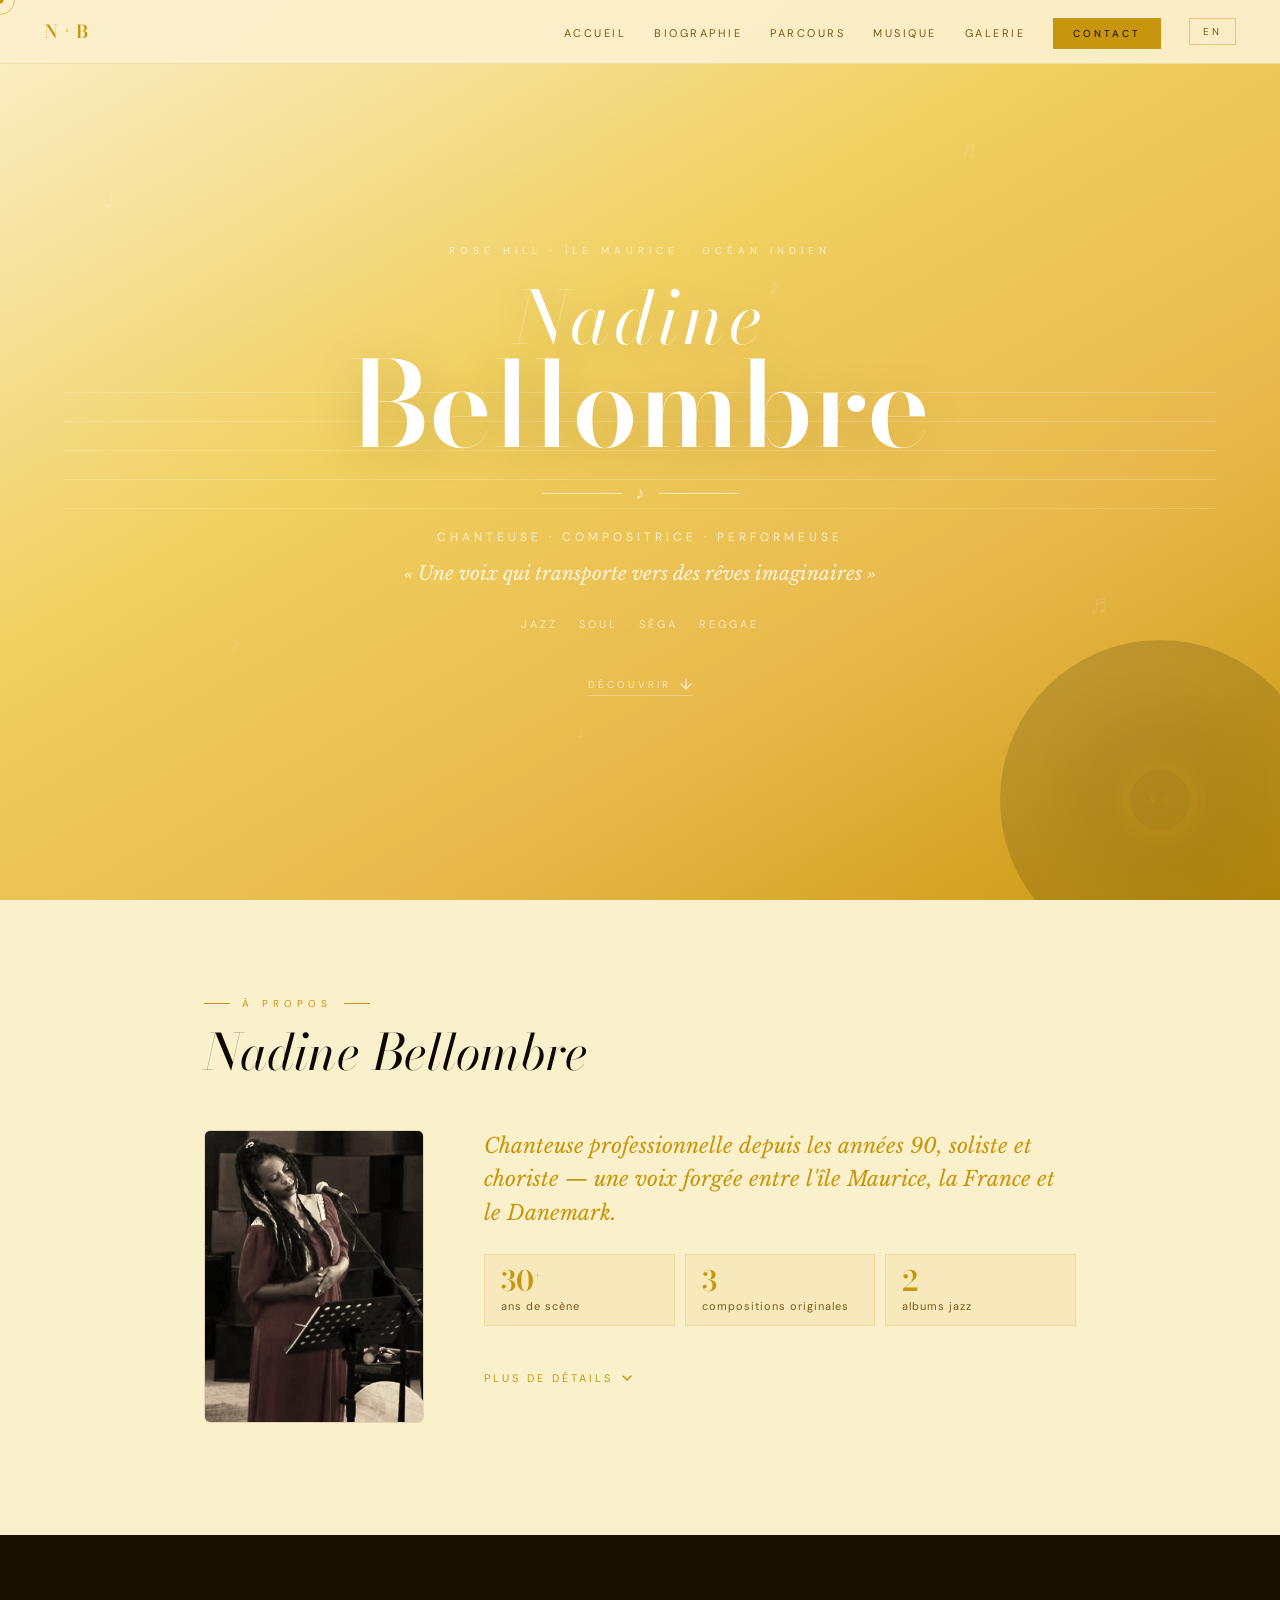
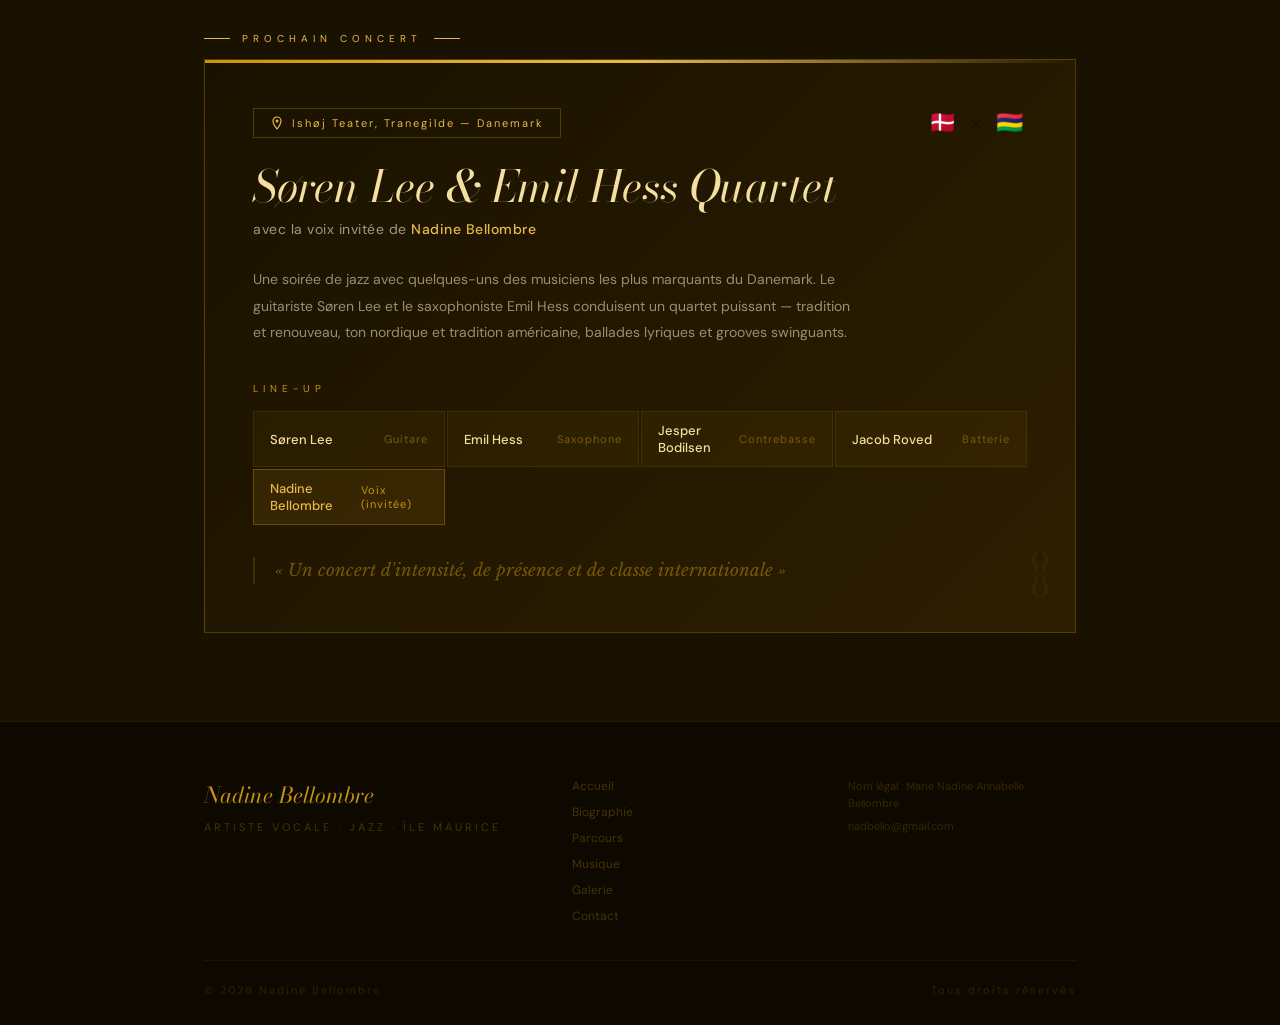
<file: index.html>
<!DOCTYPE html>
<html lang="fr">

<head>
  <meta charset="UTF-8">
  <meta name="viewport" content="width=device-width, initial-scale=1.0">
  <meta name="description"
    content="Nadine Bellombre — Artiste vocale jazz, Rose Hill, Île Maurice. Performance, composition, chant. Collaborations internationales.">
  <title>Nadine Bellombre — Artiste Vocale Jazz · Île Maurice</title>

  <link rel="preconnect" href="https://fonts.googleapis.com">
  <link rel="preconnect" href="https://fonts.gstatic.com" crossorigin>
  <link
    href="https://fonts.googleapis.com/css2?family=Bodoni+Moda:ital,wght@0,400;0,600;1,400;1,600&family=DM+Sans:wght@300;400;500&family=Libre+Baskerville:ital@1&display=swap"
    rel="stylesheet">

  <link rel="stylesheet" href="style.css">

</head>

<body>

  <!-- Custom cursor -->
  <div id="cur-dot"></div>
  <div id="cur-ring"></div>

  <!-- ══════════════════════════════════════
       NAVIGATION
  ══════════════════════════════════════ -->
  <nav id="navbar">
    <a href="#home" class="nav-logo">
      <span>N</span><span class="logo-sep">·</span><span>B</span>
    </a>

    <button class="hamburger" id="hamburger" aria-label="Menu">
      <span></span><span></span><span></span>
    </button>

    <ul class="nav-menu" id="navMenu">
      <li><a href="index.html" class="nav-a" data-fr="Accueil" data-en="Home">Accueil</a></li>
      <li><a href="biographie.html" class="nav-a" data-fr="Biographie" data-en="Biography">Biographie</a></li>
      <li><a href="parcours.html" class="nav-a" data-fr="Parcours" data-en="Journey">Parcours</a></li>
      <li><a href="musique.html" class="nav-a" data-fr="Musique" data-en="Music">Musique</a></li>
      <li><a href="galerie.html" class="nav-a" data-fr="Galerie" data-en="Gallery">Galerie</a></li>
      <li><a href="contact.html" class="nav-a nav-cta" data-fr="Contact" data-en="Contact">Contact</a></li>
      <li><button class="lang-toggle" id="langBtn">EN</button></li>
    </ul>
  </nav>

  <!-- ══════════════════════════════════════
       HERO
  ══════════════════════════════════════ -->
  <section id="home" class="hero">

    <!-- Jazz staff lines (decorative) -->
    <div class="staff-lines" aria-hidden="true">
      <div class="staff-line"></div>
      <div class="staff-line"></div>
      <div class="staff-line"></div>
      <div class="staff-line"></div>
      <div class="staff-line"></div>
    </div>

    <!-- Floating music notes -->
    <div class="notes-bg" aria-hidden="true">
      <span class="note n1">♩</span>
      <span class="note n2">♪</span>
      <span class="note n3">♫</span>
      <span class="note n4">♬</span>
      <span class="note n5">♩</span>
      <span class="note n6">♪</span>
    </div>

    <div class="hero-inner">
      <p class="hero-location" data-fr="Rose Hill · Île Maurice · Océan Indien"
        data-en="Rose Hill · Mauritius · Indian Ocean">Rose Hill · Île Maurice · Océan Indien</p>

      <h1 class="hero-name">
        <em class="name-first">Nadine</em>
        <span class="name-last">Bellombre</span>
      </h1>

      <div class="hero-rule">
        <span class="rule-line"></span>
        <span class="rule-note">♪</span>
        <span class="rule-line"></span>
      </div>

      <p class="hero-tagline" data-fr="Chanteuse · Compositrice · Performeuse" data-en="Singer · Composer · Performer">
        Chanteuse · Compositrice · Performeuse</p>

      <p class="hero-quote" data-fr="« Une voix qui transporte vers des rêves imaginaires »"
        data-en="« A voice that carries you into imaginary dreams »">
        « Une voix qui transporte vers des rêves imaginaires »
      </p>

      <div class="hero-genres">
        <span>Jazz</span><span class="dot-sep">·</span>
        <span>Soul</span><span class="dot-sep">·</span>
        <span>Séga</span><span class="dot-sep">·</span>
        <span>Reggae</span>
      </div>

      <a href="#about" class="hero-scroll-btn">
        <span data-fr="Découvrir" data-en="Discover">Découvrir</span>
        <svg width="14" height="14" viewBox="0 0 14 14">
          <path d="M7 2v10M2 7l5 5 5-5" stroke="currentColor" stroke-width="1.5" fill="none" stroke-linecap="round" />
        </svg>
      </a>
    </div>

    <!-- Vinyl record decoration -->
    <div class="vinyl" aria-hidden="true">
      <div class="vinyl-inner"></div>
      <div class="vinyl-label">
        <span> N.B </span>
      </div>
    </div>

  </section>

  <!-- ══════════════════════════════════════
       ABOUT / BIO
  ══════════════════════════════════════ -->
  <section id="about" class="section about-section">
    <div class="container">

      <div class="section-eyebrow" data-fr="À propos" data-en="About">À propos</div>
      <h2 class="section-h2">Nadine Bellombre</h2>

      <div class="about-layout">

        <!-- Left: photo -->
        <div class="about-left" data-aos>
          <img src="assets/IMG-20260407-WA0011.jpg" alt="Nadine Bellombre" class="bio-photo">
        </div>

        <!-- Right: bio text -->
        <div class="about-right">
          <p class="bio-lead"
            data-fr="Chanteuse professionnelle depuis les années 90, soliste et choriste — une voix forgée entre l'île Maurice, la France et le Danemark."
            data-en="Professional singer since the 90s, soloist and backing vocalist — a voice forged between Mauritius, France and Denmark.">
            Chanteuse professionnelle depuis les années 90, soliste et choriste — une voix forgée entre l'île Maurice,
            la France et le Danemark.
          </p>

          <div class="stat-pills stat-row">
            <div class="stat-pill">
              <span class="stat-num">30<sup>+</sup></span>
              <span class="stat-label" data-fr="ans de scène" data-en="years on stage">ans de scène</span>
            </div>
            <div class="stat-pill">
              <span class="stat-num">3</span>
              <span class="stat-label" data-fr="compositions originales" data-en="original compositions">compositions originales</span>
            </div>
            <div class="stat-pill">
              <span class="stat-num">2</span>
              <span class="stat-label" data-fr="albums jazz" data-en="jazz albums">albums jazz</span>
            </div>
          </div>

          <!-- La bio complète a été retirée pour la page d'accueil -->

          <a href="biographie.html" class="bio-btn" style="text-decoration:none; margin-top: 20px;">
            <span data-fr="Plus de détails" data-en="More details">Plus de détails</span>
            <svg class="bio-arrow" width="16" height="16" viewBox="0 0 16 16">
              <path d="M4 6l4 4 4-4" stroke="currentColor" stroke-width="1.5" fill="none" stroke-linecap="round" />
            </svg>
          </a>
        </div>

      </div>
    </div>
  </section>

  <!-- ══════════════════════════════════════
       CONCERT ANNOUNCEMENT (Denmark)
  ══════════════════════════════════════ -->
  <section id="concert" class="section concert-section">
    <div class="container">

      <div class="section-eyebrow" style="color:var(--gold-light)" data-fr="Prochain Concert"
        data-en="Upcoming Concert">Prochain Concert</div>

      <div class="concert-card">

        <!-- Concert header -->
        <div class="concert-header">
          <div class="concert-venue-badge">
            <svg width="14" height="14" viewBox="0 0 14 14">
              <path d="M7 1a4 4 0 0 1 4 4c0 3-4 8-4 8S3 8 3 5a4 4 0 0 1 4-4z" stroke="currentColor" stroke-width="1.2"
                fill="none" />
              <circle cx="7" cy="5" r="1.5" fill="currentColor" />
            </svg>
            <span data-fr="Ishøj Teater, Tranegilde — Danemark" data-en="Ishøj Teater, Tranegilde — Denmark">Ishøj
              Teater, Tranegilde — Danemark</span>
          </div>
          <div class="concert-flag">🇩🇰 × 🇲🇺</div>
        </div>

        <!-- Concert title -->
        <h2 class="concert-title">
          Søren Lee &amp; Emil Hess Quartet
        </h2>
        <p class="concert-featuring" data-fr="avec la voix invitée de Nadine Bellombre"
          data-en="featuring guest vocals by Nadine Bellombre">
          avec la voix invitée de <strong>Nadine Bellombre</strong>
        </p>

        <!-- Concert description -->
        <p class="concert-desc"
          data-fr="Une soirée de jazz avec quelques-uns des musiciens les plus marquants du Danemark. Le guitariste Søren Lee et le saxophoniste Emil Hess conduisent un quartet puissant — tradition et renouveau, ton nordique et tradition américaine, ballades lyriques et grooves swinguants."
          data-en="An evening of jazz featuring some of Denmark's most prominent musicians. Guitarist Søren Lee and saxophonist Emil Hess lead a strong quartet — tradition and innovation, Nordic tone and American jazz tradition, lyrical ballads and swinging grooves.">
          Une soirée de jazz avec quelques-uns des musiciens les plus marquants du Danemark. Le guitariste Søren Lee et
          le saxophoniste Emil Hess conduisent un quartet puissant — tradition et renouveau, ton nordique et tradition
          américaine, ballades lyriques et grooves swinguants.
        </p>

        <!-- Line-up -->
        <div class="lineup">
          <div class="lineup-title" data-fr="Line-up" data-en="Line-up">Line-up</div>
          <div class="lineup-grid">
            <div class="lineup-item">
              <span class="lineup-name">Søren Lee</span>
              <span class="lineup-role" data-fr="Guitare" data-en="Guitar">Guitare</span>
            </div>
            <div class="lineup-item">
              <span class="lineup-name">Emil Hess</span>
              <span class="lineup-role" data-fr="Saxophone" data-en="Saxophone">Saxophone</span>
            </div>
            <div class="lineup-item">
              <span class="lineup-name">Jesper Bodilsen</span>
              <span class="lineup-role" data-fr="Contrebasse" data-en="Bass">Contrebasse</span>
            </div>
            <div class="lineup-item">
              <span class="lineup-name">Jacob Roved</span>
              <span class="lineup-role" data-fr="Batterie" data-en="Drums">Batterie</span>
            </div>
            <div class="lineup-item lineup-item-star">
              <span class="lineup-name">Nadine Bellombre</span>
              <span class="lineup-role" data-fr="Voix (invitée)" data-en="Vocals (guest)">Voix (invitée)</span>
            </div>
          </div>
        </div>

        <!-- Concert footer quote -->
        <blockquote class="concert-quote" data-fr="« Un concert d'intensité, de présence et de classe internationale »"
          data-en="« A concert of intensity, presence, and international class »">
          « Un concert d'intensité, de présence et de classe internationale »
        </blockquote>

      </div>
    </div>
  </section>


  <!-- ══════════════════════════════════════
       FOOTER
  ══════════════════════════════════════ -->
  <footer class="footer">
    <div class="container">
      <div class="footer-inner">
        <div class="footer-brand">
          <div class="footer-logo">Nadine Bellombre</div>
          <p class="footer-sub" data-fr="Artiste Vocale · Jazz · Île Maurice" data-en="Vocal Artist · Jazz · Mauritius">
            Artiste Vocale · Jazz · Île Maurice</p>
        </div>
        <nav class="footer-nav">
          <a href="index.html" data-fr="Accueil" data-en="Home">Accueil</a>
          <a href="biographie.html" data-fr="Biographie" data-en="Biography">Biographie</a>
          <a href="parcours.html" data-fr="Parcours" data-en="Journey">Parcours</a>
          <a href="musique.html" data-fr="Musique" data-en="Music">Musique</a>
          <a href="galerie.html" data-fr="Galerie" data-en="Gallery">Galerie</a>
          <a href="contact.html" data-fr="Contact" data-en="Contact">Contact</a>
        </nav>
        <div class="footer-legal">
          <p data-fr="Nom légal : Marie Nadine Annabelle Bellombre"
            data-en="Legal name: Marie Nadine Annabelle Bellombre">Nom légal : Marie Nadine Annabelle Bellombre</p>
          <p>nadbello@gmail.com</p>
        </div>
      </div>
      <div class="footer-bottom">
        <p>© 2026 Nadine Bellombre</p>
        <p class="footer-note" data-fr="Tous droits réservés" data-en="All rights reserved">Tous droits réservés</p>
      </div>
    </div>
  </footer>

  <script src="script.js"></script>
</body>

</html>
</file>
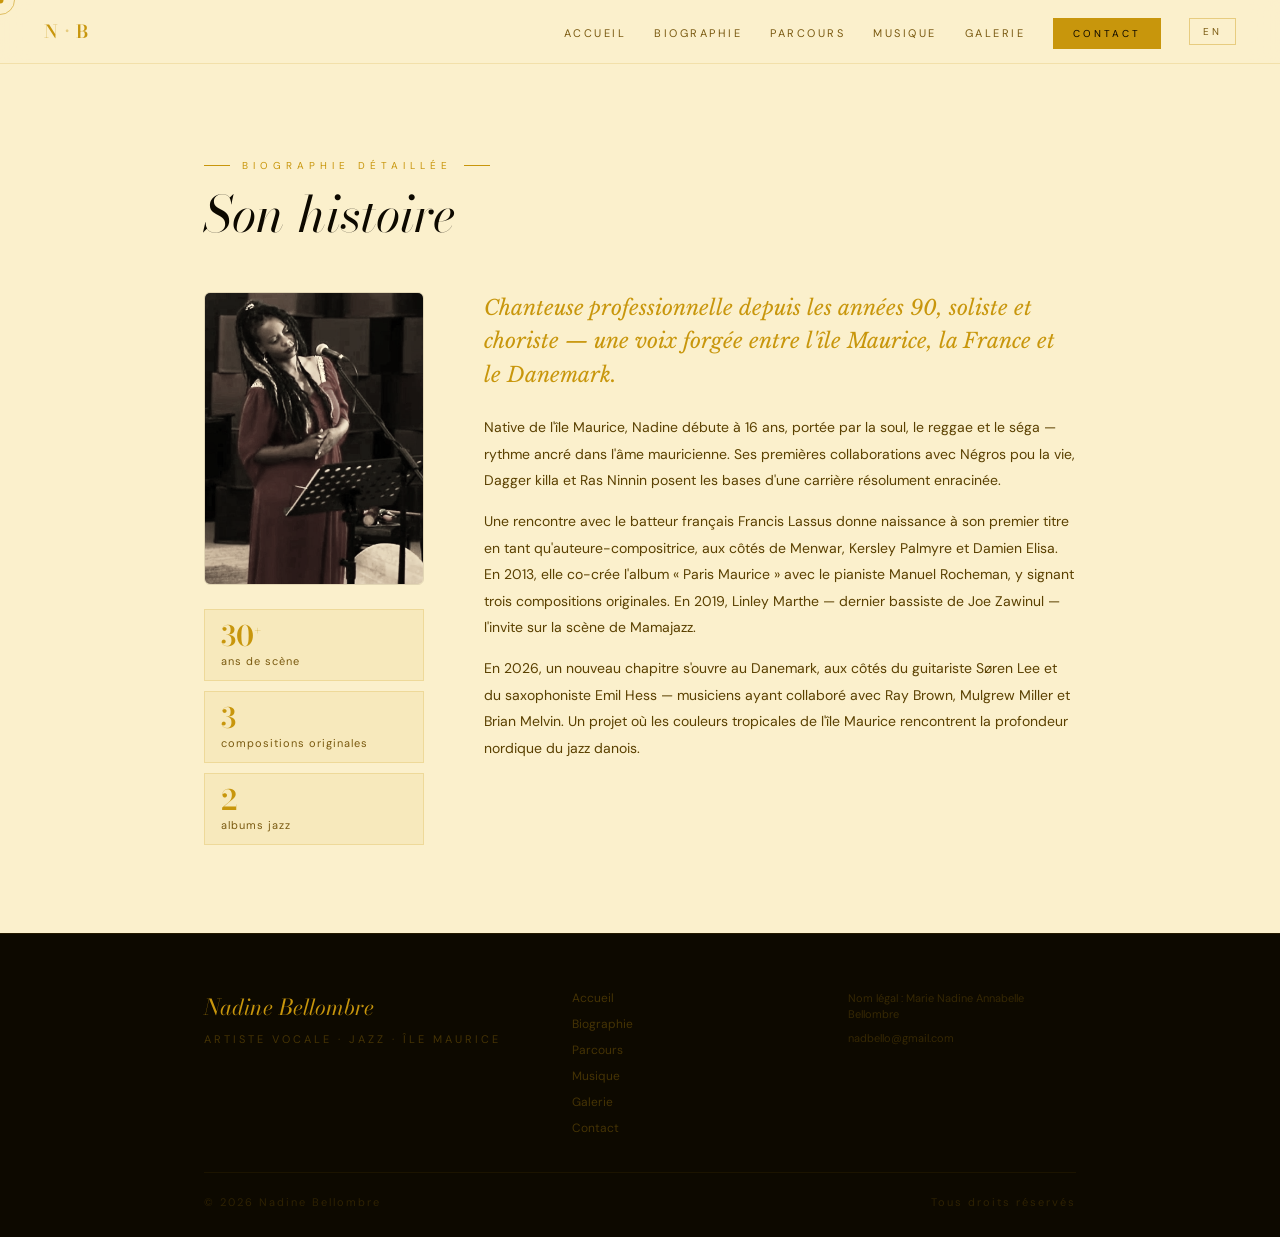
<file: biographie.html>
<!DOCTYPE html>
<html lang="fr">
<head>
  <meta charset="UTF-8">
  <meta name="viewport" content="width=device-width, initial-scale=1.0">
  <meta name="description" content="Nadine Bellombre — Artiste vocale jazz, Rose Hill, Île Maurice. Performance, composition, chant. Collaborations internationales.">
  <title>Biographie — Nadine Bellombre</title>
  <link rel="preconnect" href="https://fonts.googleapis.com">
  <link rel="preconnect" href="https://fonts.gstatic.com" crossorigin>
  <link href="https://fonts.googleapis.com/css2?family=Bodoni+Moda:ital,wght@0,400;0,600;1,400;1,600&family=DM+Sans:wght@300;400;500&family=Libre+Baskerville:ital@1&display=swap" rel="stylesheet">
  <link rel="stylesheet" href="style.css">
  <style>
    /* Sur la page dédiée, le texte est entièrement visible */
    .bio-body { max-height: none !important; margin-bottom: 40px; }
    .bio-btn { display: none !important; }
  </style>
</head>
<body>

  <!-- Custom cursor -->
  <div id="cur-dot"></div>
  <div id="cur-ring"></div>

  <!-- NAVIGATION -->
  <nav id="navbar">
    <a href="index.html" class="nav-logo">
      <span>N</span><span class="logo-sep">·</span><span>B</span>
    </a>
    <button class="hamburger" id="hamburger" aria-label="Menu">
      <span></span><span></span><span></span>
    </button>
    <ul class="nav-menu" id="navMenu">
      <li><a href="index.html" class="nav-a" data-fr="Accueil" data-en="Home">Accueil</a></li>
      <li><a href="biographie.html" class="nav-a" data-fr="Biographie" data-en="Biography">Biographie</a></li>
      <li><a href="parcours.html" class="nav-a" data-fr="Parcours" data-en="Journey">Parcours</a></li>
      <li><a href="musique.html" class="nav-a" data-fr="Musique" data-en="Music">Musique</a></li>
      <li><a href="galerie.html" class="nav-a" data-fr="Galerie" data-en="Gallery">Galerie</a></li>
      <li><a href="contact.html" class="nav-a nav-cta" data-fr="Contact" data-en="Contact">Contact</a></li>
      <li><button class="lang-toggle" id="langBtn">EN</button></li>
    </ul>
  </nav>

  <!-- BIOGRAPHY FULL -->
  <section id="about" class="section about-section" style="padding-top: 150px; min-height: 80vh;">
    <div class="container">

      <div class="section-eyebrow" data-fr="Biographie détaillée" data-en="Detailed Biography">Biographie détaillée</div>
      <h2 class="section-h2" data-fr="Son histoire" data-en="Her story">Son histoire</h2>

      <div class="about-layout">

        <div class="about-left" data-aos>
          <img src="assets/IMG-20260407-WA0011.jpg" alt="Nadine Bellombre" class="bio-photo">
          <div class="stat-pills">
            <div class="stat-pill">
              <span class="stat-num">30<sup>+</sup></span>
              <span class="stat-label" data-fr="ans de scène" data-en="years on stage">ans de scène</span>
            </div>
            <div class="stat-pill">
              <span class="stat-num">3</span>
              <span class="stat-label" data-fr="compositions originales" data-en="original compositions">compositions originales</span>
            </div>
            <div class="stat-pill">
              <span class="stat-num">2</span>
              <span class="stat-label" data-fr="albums jazz" data-en="jazz albums">albums jazz</span>
            </div>
          </div>
        </div>

        <div class="about-right" data-aos>
          <p class="bio-lead" data-fr="Chanteuse professionnelle depuis les années 90, soliste et choriste — une voix forgée entre l'île Maurice, la France et le Danemark." data-en="Professional singer since the 90s, soloist and backing vocalist — a voice forged between Mauritius, France and Denmark.">
            Chanteuse professionnelle depuis les années 90, soliste et choriste — une voix forgée entre l'île Maurice, la France et le Danemark.
          </p>

          <div class="bio-body">
            <p data-fr="Native de l'île Maurice, Nadine débute à 16 ans, portée par la soul, le reggae et le séga — rythme ancré dans l'âme mauricienne. Ses premières collaborations avec Négros pou la vie, Dagger killa et Ras Ninnin posent les bases d'une carrière résolument enracinée." data-en="Born in Mauritius, Nadine began at 16, carried by soul, reggae and séga — the rhythm rooted in the Mauritian soul. Her early collaborations with Négros pou la vie, Dagger killa and Ras Ninnin laid the foundations of a deeply rooted career.">
              Native de l'île Maurice, Nadine débute à 16 ans, portée par la soul, le reggae et le séga — rythme ancré dans l'âme mauricienne. Ses premières collaborations avec Négros pou la vie, Dagger killa et Ras Ninnin posent les bases d'une carrière résolument enracinée.
            </p>
            <p data-fr="Une rencontre avec le batteur français Francis Lassus donne naissance à son premier titre en tant qu'auteure-compositrice, aux côtés de Menwar, Kersley Palmyre et Damien Elisa. En 2013, elle co-crée l'album « Paris Maurice » avec le pianiste Manuel Rocheman, y signant trois compositions originales. En 2019, Linley Marthe — dernier bassiste de Joe Zawinul — l'invite sur la scène de Mamajazz." data-en="An encounter with French drummer Francis Lassus gave birth to her first original title as songwriter, alongside Menwar, Kersley Palmyre and Damien Elisa. In 2013, she co-created the album 'Paris Maurice' with pianist Manuel Rocheman, contributing three original compositions. In 2019, Linley Marthe — last bassist of Joe Zawinul — invited her to the Mamajazz stage.">
              Une rencontre avec le batteur français Francis Lassus donne naissance à son premier titre en tant qu'auteure-compositrice, aux côtés de Menwar, Kersley Palmyre et Damien Elisa. En 2013, elle co-crée l'album « Paris Maurice » avec le pianiste Manuel Rocheman, y signant trois compositions originales. En 2019, Linley Marthe — dernier bassiste de Joe Zawinul — l'invite sur la scène de Mamajazz.
            </p>
            <p data-fr="En 2026, un nouveau chapitre s'ouvre au Danemark, aux côtés du guitariste Søren Lee et du saxophoniste Emil Hess — musiciens ayant collaboré avec Ray Brown, Mulgrew Miller et Brian Melvin. Un projet où les couleurs tropicales de l'île Maurice rencontrent la profondeur nordique du jazz danois." data-en="In 2026, a new chapter opens in Denmark, alongside guitarist Søren Lee and saxophonist Emil Hess — musicians who have collaborated with Ray Brown, Mulgrew Miller and Brian Melvin. A project where the tropical colours of Mauritius meet the Nordic depth of Danish jazz.">
              En 2026, un nouveau chapitre s'ouvre au Danemark, aux côtés du guitariste Søren Lee et du saxophoniste Emil Hess — musiciens ayant collaboré avec Ray Brown, Mulgrew Miller et Brian Melvin. Un projet où les couleurs tropicales de l'île Maurice rencontrent la profondeur nordique du jazz danois.
            </p>
          </div>
        </div>

      </div>
    </div>
  </section>

  <!-- FOOTER -->
  <footer class="footer">
    <div class="container">
      <div class="footer-inner">
        <div class="footer-brand">
          <div class="footer-logo">Nadine Bellombre</div>
          <p class="footer-sub" data-fr="Artiste Vocale · Jazz · Île Maurice" data-en="Vocal Artist · Jazz · Mauritius">Artiste Vocale · Jazz · Île Maurice</p>
        </div>
        <nav class="footer-nav">
          <a href="index.html" data-fr="Accueil" data-en="Home">Accueil</a>
          <a href="biographie.html" data-fr="Biographie" data-en="Biography">Biographie</a>
          <a href="parcours.html" data-fr="Parcours" data-en="Journey">Parcours</a>
          <a href="musique.html" data-fr="Musique" data-en="Music">Musique</a>
          <a href="galerie.html" data-fr="Galerie" data-en="Gallery">Galerie</a>
          <a href="contact.html" data-fr="Contact" data-en="Contact">Contact</a>
        </nav>
        <div class="footer-legal">
          <p data-fr="Nom légal : Marie Nadine Annabelle Bellombre" data-en="Legal name: Marie Nadine Annabelle Bellombre">Nom légal : Marie Nadine Annabelle Bellombre</p>
          <p>nadbello@gmail.com</p>
        </div>
      </div>
      <div class="footer-bottom">
        <p>© 2026 Nadine Bellombre</p>
        <p class="footer-note" data-fr="Tous droits réservés" data-en="All rights reserved">Tous droits réservés</p>
      </div>
    </div>
  </footer>

  <script src="script.js"></script>
</body>
</html>
</file>
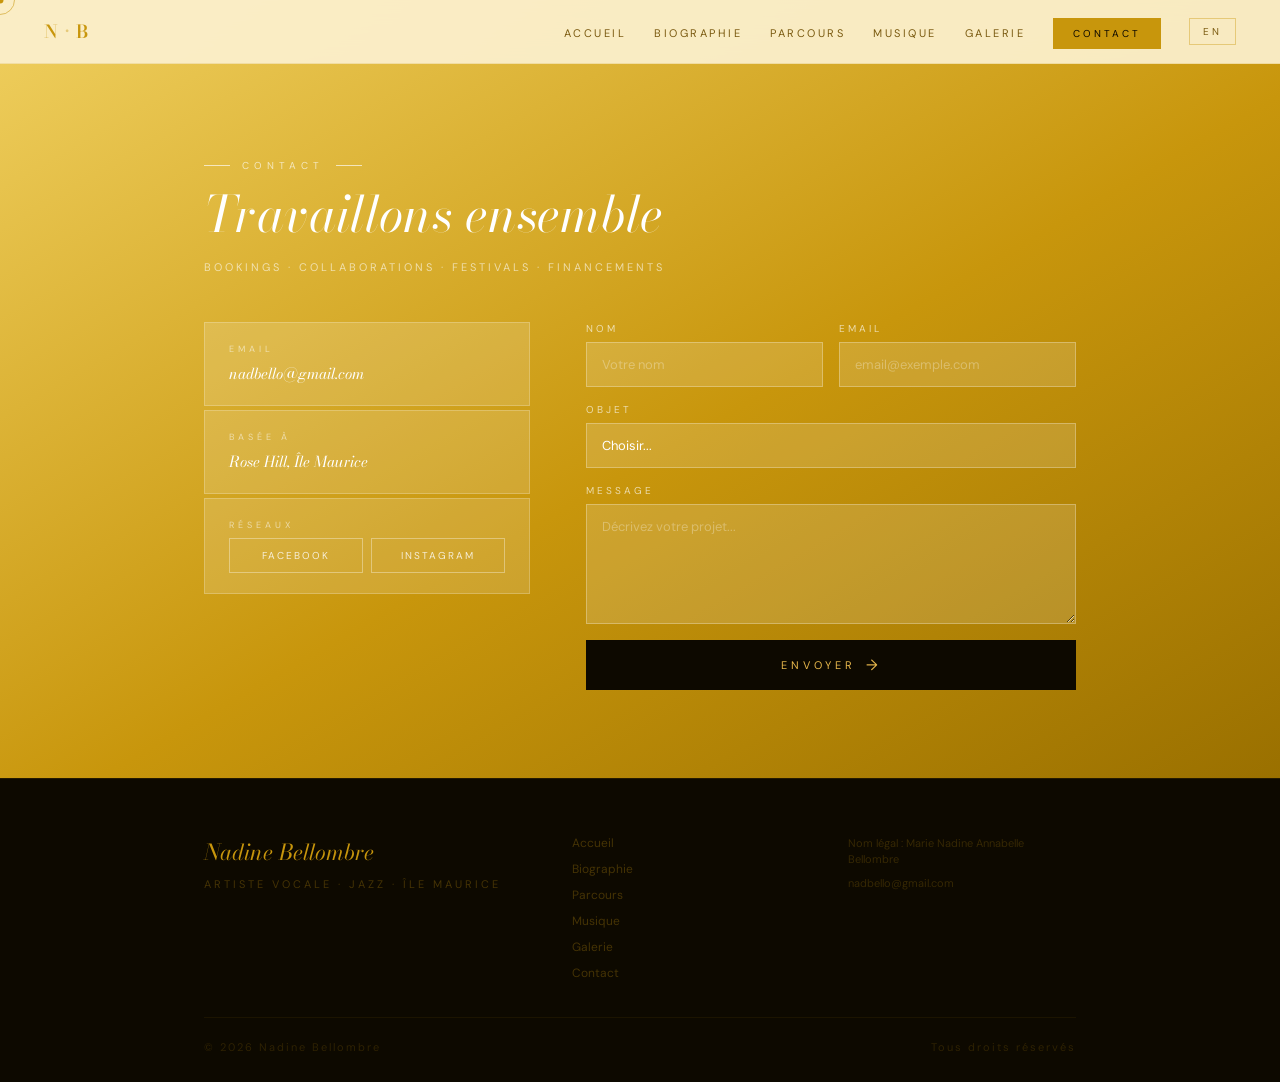
<file: contact.html>
<!DOCTYPE html>
<html lang="fr">

<head>
  <meta charset="UTF-8">
  <meta name="viewport" content="width=device-width, initial-scale=1.0">
  <meta name="description"
    content="Contactez Nadine Bellombre pour des projets, collaborations ou bookings de concerts de jazz.">
  <title>Contact — Nadine Bellombre</title>
  <link rel="preconnect" href="https://fonts.googleapis.com">
  <link rel="preconnect" href="https://fonts.gstatic.com" crossorigin>
  <link
    href="https://fonts.googleapis.com/css2?family=Bodoni+Moda:ital,wght@0,400;0,600;1,400;1,600&family=DM+Sans:wght@300;400;500&family=Libre+Baskerville:ital@1&display=swap"
    rel="stylesheet">
  <link rel="stylesheet" href="style.css">
  <style>
    .contact-section {
      padding-top: 150px;
      min-height: 80vh;
    }
  </style>
</head>

<body>

  <!-- Custom cursor -->
  <div id="cur-dot"></div>
  <div id="cur-ring"></div>

  <!-- NAVIGATION -->
  <nav id="navbar">
    <a href="index.html" class="nav-logo">
      <span>N</span><span class="logo-sep">·</span><span>B</span>
    </a>
    <button class="hamburger" id="hamburger" aria-label="Menu">
      <span></span><span></span><span></span>
    </button>
    <ul class="nav-menu" id="navMenu">
      <li><a href="index.html" class="nav-a" data-fr="Accueil" data-en="Home">Accueil</a></li>
      <li><a href="biographie.html" class="nav-a" data-fr="Biographie" data-en="Biography">Biographie</a></li>
      <li><a href="parcours.html" class="nav-a" data-fr="Parcours" data-en="Journey">Parcours</a></li>
      <li><a href="musique.html" class="nav-a" data-fr="Musique" data-en="Music">Musique</a></li>
      <li><a href="galerie.html" class="nav-a" data-fr="Galerie" data-en="Gallery">Galerie</a></li>
      <li><a href="contact.html" class="nav-a nav-cta" data-fr="Contact" data-en="Contact">Contact</a></li>
      <li><button class="lang-toggle" id="langBtn">EN</button></li>
    </ul>
  </nav>

  <!-- CONTACT SECTION -->
  <section id="contact" class="section contact-section">
    <div class="container">

      <div class="section-eyebrow" data-fr="Contact" data-en="Contact">Contact</div>
      <h2 class="section-h2 contact-h2" data-fr="Travaillons ensemble" data-en="Let's work together">Travaillons
        ensemble</h2>
      <p class="contact-sub" data-fr="Bookings · Collaborations · Festivals · Financements"
        data-en="Bookings · Collaborations · Festivals · Funding">Bookings · Collaborations · Festivals · Financements
      </p>

      <div class="contact-layout">

        <div class="contact-left">
          <div class="info-block">
            <div class="info-label" data-fr="Email" data-en="Email">Email</div>
            <div class="info-val">nadbello@gmail.com</div>
          </div>
          <div class="info-block">
            <div class="info-label" data-fr="Basée à" data-en="Based in">Basée à</div>
            <div class="info-val" data-fr="Rose Hill, Île Maurice" data-en="Rose Hill, Mauritius">Rose Hill, Île Maurice
            </div>
          </div>
          <div class="info-block">
            <div class="info-label" data-fr="Réseaux" data-en="Social">Réseaux</div>
            <div class="socials-row">
              <a href="https://web.facebook.com/bellombrenadine81" target="_blank" rel="noopener"
                class="soc-link">Facebook</a>
              <a href="https://www.instagram.com/bellombrenadine81" target="_blank" rel="noopener"
                class="soc-link">Instagram</a>
            </div>
          </div>
        </div>

        <form class="contact-form" id="contactForm" name="contact" netlify novalidate>

          <div class="form-row">
            <div class="form-field">
              <label for="fname" data-fr="Nom" data-en="Name">Nom</label>
              <input type="text" id="fname" name="name" placeholder="Votre nom" required>
              <span class="ferr" id="fnameErr" data-fr="Requis" data-en="Required">Requis</span>
            </div>
            <div class="form-field">
              <label for="femail" data-fr="Email" data-en="Email">Email</label>
              <input type="email" id="femail" name="email" placeholder="email@exemple.com" required>
              <span class="ferr" id="femailErr" data-fr="Email invalide" data-en="Invalid email">Email invalide</span>
            </div>
          </div>

          <div class="form-field">
            <label for="ftype" data-fr="Objet" data-en="Subject">Objet</label>
            <select id="ftype" name="type">
              <option value="" data-fr="Choisir..." data-en="Choose...">Choisir...</option>
              <option value="booking" data-fr="Booking / Concert" data-en="Booking / Concert">Booking / Concert</option>
              <option value="festival" data-fr="Festival" data-en="Festival">Festival</option>
              <option value="financement" data-fr="Financement artistique" data-en="Artistic funding">Financement
                artistique</option>
              <option value="collab" data-fr="Collaboration musicale" data-en="Musical collaboration">Collaboration
                musicale</option>
              <option value="presse" data-fr="Presse / Médias" data-en="Press / Media">Presse / Médias</option>
              <option value="autre" data-fr="Autre" data-en="Other">Autre</option>
            </select>
          </div>

          <div class="form-field">
            <label for="fmsg" data-fr="Message" data-en="Message">Message</label>
            <textarea id="fmsg" name="message" rows="5" placeholder="Décrivez votre projet..." required></textarea>
            <span class="ferr" id="fmsgErr" data-fr="Message requis" data-en="Message required">Message requis</span>
          </div>

          <button type="submit" class="form-submit" id="submitBtn">
            <span class="submit-label" data-fr="Envoyer" data-en="Send">Envoyer</span>
            <span class="submit-icon">→</span>
          </button>

          <div class="form-ok" id="formOk" data-fr="Message envoyé ! Nadine vous répond bientôt."
            data-en="Message sent! Nadine will get back to you soon.">
            Message envoyé ! Nadine vous répond bientôt.
          </div>

        </form>

      </div>
    </div>
  </section>

  <!-- FOOTER -->
  <footer class="footer">
    <div class="container">
      <div class="footer-inner">
        <div class="footer-brand">
          <div class="footer-logo">Nadine Bellombre</div>
          <p class="footer-sub" data-fr="Artiste Vocale · Jazz · Île Maurice" data-en="Vocal Artist · Jazz · Mauritius">
            Artiste Vocale · Jazz · Île Maurice</p>
        </div>
        <nav class="footer-nav">
          <a href="index.html" data-fr="Accueil" data-en="Home">Accueil</a>
          <a href="biographie.html" data-fr="Biographie" data-en="Biography">Biographie</a>
          <a href="parcours.html" data-fr="Parcours" data-en="Journey">Parcours</a>
          <a href="musique.html" data-fr="Musique" data-en="Music">Musique</a>
          <a href="galerie.html" data-fr="Galerie" data-en="Gallery">Galerie</a>
          <a href="contact.html" data-fr="Contact" data-en="Contact">Contact</a>
        </nav>
        <div class="footer-legal">
          <p data-fr="Nom légal : Marie Nadine Annabelle Bellombre"
            data-en="Legal name: Marie Nadine Annabelle Bellombre">Nom légal : Marie Nadine Annabelle Bellombre</p>
          <p>nadbello@gmail.com</p>
        </div>
      </div>
      <div class="footer-bottom">
        <p>© 2026 Nadine Bellombre</p>
        <p class="footer-note" data-fr="Tous droits réservés" data-en="All rights reserved">Tous droits réservés</p>
      </div>
    </div>
  </footer>

  <script src="script.js"></script>
</body>

</html>
</file>
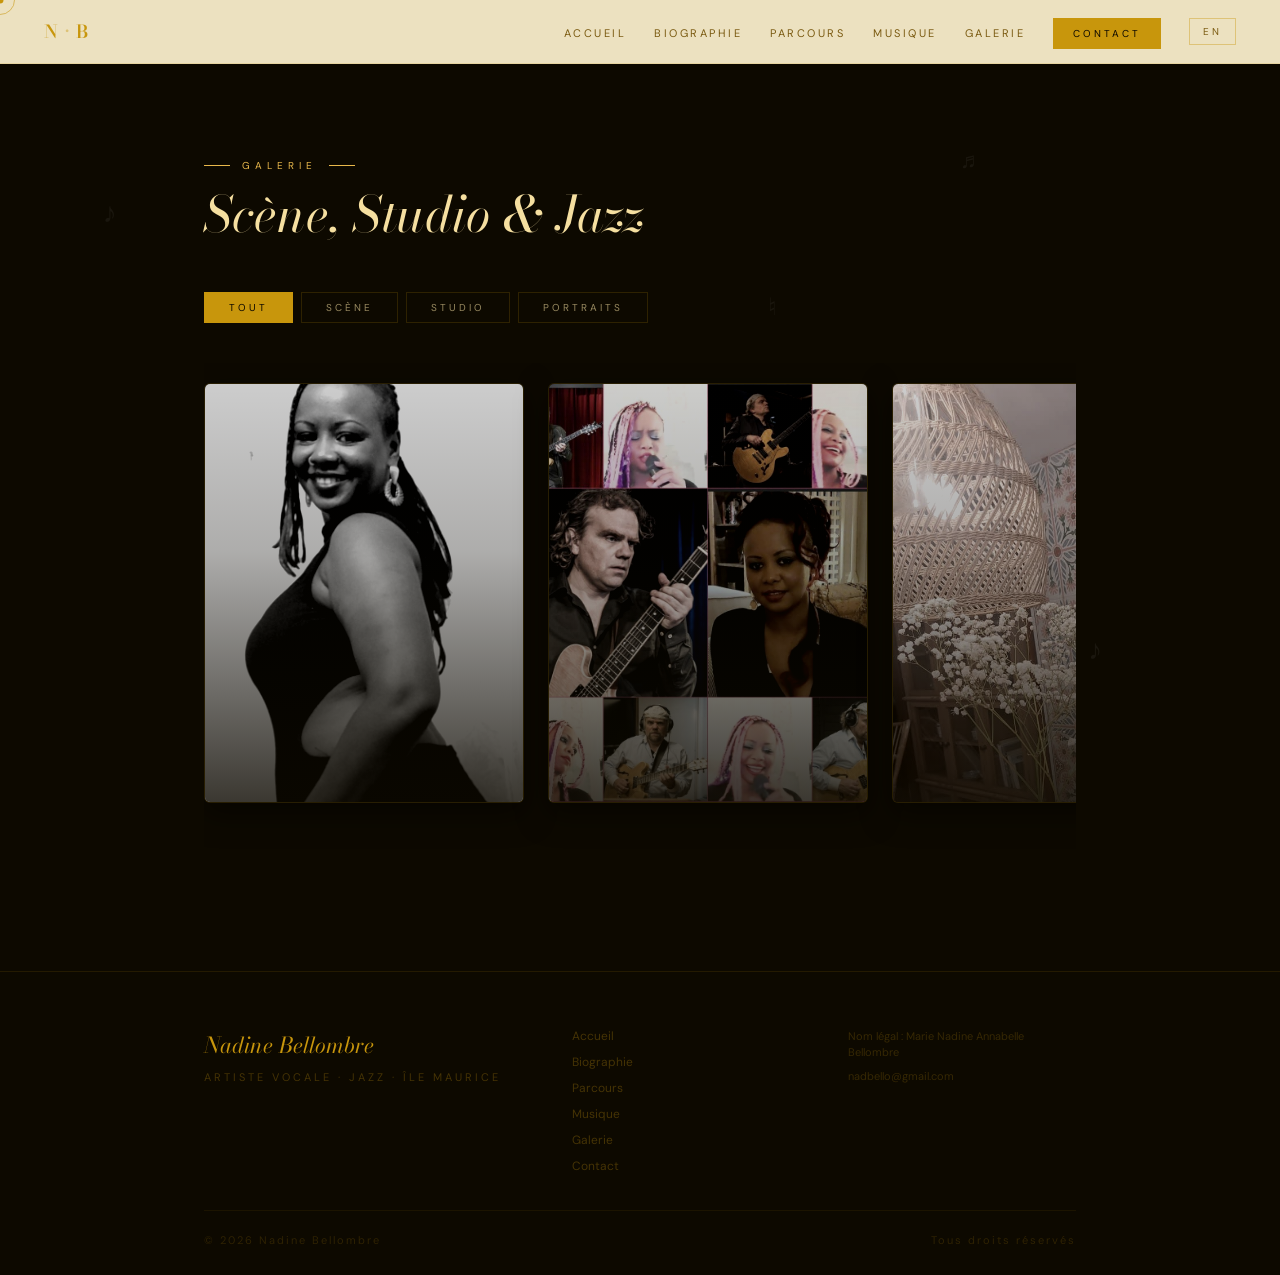
<file: galerie.html>
<!DOCTYPE html>
<html lang="fr">
<head>
  <meta charset="UTF-8">
  <meta name="viewport" content="width=device-width, initial-scale=1.0">
  <meta name="description" content="Découvrez les archives visuelles et photographiques de Nadine Bellombre en scène et en enregistrement studio.">
  <title>Galerie — Nadine Bellombre</title>
  <link rel="preconnect" href="https://fonts.googleapis.com">
  <link rel="preconnect" href="https://fonts.gstatic.com" crossorigin>
  <link href="https://fonts.googleapis.com/css2?family=Bodoni+Moda:ital,wght@0,400;0,600;1,400;1,600&family=DM+Sans:wght@300;400;500&family=Libre+Baskerville:ital@1&display=swap" rel="stylesheet">
  <link rel="stylesheet" href="style.css">
  <style>
    .gallery-section { padding-top: 150px; min-height: 100vh; }
  </style>
</head>
<body>

  <!-- Custom cursor -->
  <div id="cur-dot"></div>
  <div id="cur-ring"></div>

  <!-- NAVIGATION -->
  <nav id="navbar">
    <a href="index.html" class="nav-logo">
      <span>N</span><span class="logo-sep">·</span><span>B</span>
    </a>
    <button class="hamburger" id="hamburger" aria-label="Menu">
      <span></span><span></span><span></span>
    </button>
    <ul class="nav-menu" id="navMenu">
      <li><a href="index.html" class="nav-a" data-fr="Accueil" data-en="Home">Accueil</a></li>
      <li><a href="biographie.html" class="nav-a" data-fr="Biographie" data-en="Biography">Biographie</a></li>
      <li><a href="parcours.html" class="nav-a" data-fr="Parcours" data-en="Journey">Parcours</a></li>
      <li><a href="musique.html" class="nav-a" data-fr="Musique" data-en="Music">Musique</a></li>
      <li><a href="galerie.html" class="nav-a" data-fr="Galerie" data-en="Gallery">Galerie</a></li>
      <li><a href="contact.html" class="nav-a nav-cta" data-fr="Contact" data-en="Contact">Contact</a></li>
      <li><button class="lang-toggle" id="langBtn">EN</button></li>
    </ul>
  </nav>

  <!-- GALLERY -->
  <section id="gallery" class="section gallery-section" style="position: relative; overflow: hidden;">
    
    <!-- Décorations Musicales Jazz -->
    <div class="notes-bg">
      <span class="note n1">♪</span>
      <span class="note n2">♫</span>
      <span class="note n3">♬</span>
      <span class="note n4">♪</span>
      <span class="note n5">♭</span>
      <span class="note n6">♮</span>
    </div>

    <div class="container" style="position: relative; z-index: 2; padding-bottom: 20px;">

      <div class="section-eyebrow" data-fr="Galerie" data-en="Gallery">Galerie</div>
      <h2 class="section-h2" data-fr="Scène, Studio & Jazz" data-en="Stage, Studio & Jazz">Scène, Studio & Jazz</h2>

      <div class="gallery-filters" data-aos>
        <button class="gf-btn active" data-cat="all" data-fr="Tout" data-en="All">Tout</button>
        <button class="gf-btn" data-cat="scene" data-fr="Scène" data-en="Stage">Scène</button>
        <button class="gf-btn" data-cat="studio" data-fr="Studio" data-en="Studio">Studio</button>
        <button class="gf-btn" data-cat="portrait" data-fr="Portraits" data-en="Portraits">Portraits</button>
      </div>

      <div class="gallery-carousel" id="galleryGrid">

        <!-- PORTRAIT -->
        <div class="gm-item" data-cat="portrait" data-aos>
          <img src="assets/20240308_185658.jpg" alt="Portrait">
          <div class="gm-overlay"></div>
          <div class="gm-hover">
            <span class="gm-tag" data-fr="Portrait" data-en="Portrait">Portrait</span>
            <h3 class="gm-title" data-fr="Shooting Noir & Blanc" data-en="B&W Shooting">Shooting Noir & Blanc</h3>
          </div>
        </div>

        <div class="gm-item" data-cat="portrait" data-aos>
          <img src="assets/IMG-20230919-WA0103.jpg" alt="Portrait">
          <div class="gm-overlay"></div>
          <div class="gm-hover">
            <span class="gm-tag" data-fr="Portrait" data-en="Portrait">Portrait</span>
            <h3 class="gm-title" data-fr="Naturel" data-en="Natural">Naturel</h3>
          </div>
        </div>

        <div class="gm-item gm-large" data-cat="portrait" data-aos>
          <img src="assets/IMG-20240305-WA0019.jpg" alt="Portrait Studio">
          <div class="gm-overlay"></div>
          <div class="gm-hover">
            <span class="gm-tag" data-fr="Portrait" data-en="Portrait">Portrait</span>
            <h3 class="gm-title" data-fr="Séance Photo" data-en="Photoshoot">Séance Photo</h3>
          </div>
        </div>

        <!-- SCÈNE -->
        <div class="gm-item gm-large" data-cat="scene" data-aos>
          <img src="assets/2024-08-09 11.24.19.jpg" alt="Live sur scène">
          <div class="gm-overlay"></div>
          <div class="gm-hover">
            <span class="gm-tag" data-fr="Scène" data-en="Stage">Scène</span>
            <h3 class="gm-title" data-fr="Live avec lumière bleue" data-en="Live in Blue Light">Live avec lumière bleue</h3>
          </div>
        </div>

        <div class="gm-item gm-wide" data-cat="scene" data-aos>
          <img src="assets/20221226_185150.jpg" alt="Concert Live">
          <div class="gm-overlay"></div>
          <div class="gm-hover">
            <span class="gm-tag" data-fr="Performance" data-en="Performance">Performance</span>
            <h3 class="gm-title" data-fr="Concert" data-en="Concert">Concert</h3>
          </div>
        </div>

        <div class="gm-item" data-cat="scene" data-aos>
          <img src="assets/FB_IMG_1642977544996.jpg" alt="Performance Live">
          <div class="gm-overlay"></div>
          <div class="gm-hover">
            <span class="gm-tag" data-fr="Duo" data-en="Duet">Duo</span>
            <h3 class="gm-title" data-fr="Scène à deux" data-en="Stage for Two">Scène à deux</h3>
          </div>
        </div>

        <div class="gm-item gm-wide" data-cat="scene" data-aos>
          <img src="assets/FB_IMG_1642977646361.jpg" alt="Avec le groupe">
          <div class="gm-overlay"></div>
          <div class="gm-hover">
            <span class="gm-tag" data-fr="Groupe" data-en="Band">Groupe</span>
            <h3 class="gm-title" data-fr="Le Collectif" data-en="The Collective">Le Collectif</h3>
          </div>
        </div>

        <div class="gm-item" data-cat="scene" data-aos>
          <img src="assets/IMG_20260403_121529.jpg" alt="Scène en rose">
          <div class="gm-overlay"></div>
          <div class="gm-hover">
            <span class="gm-tag" data-fr="Concert" data-en="Concert">Concert</span>
            <h3 class="gm-title" data-fr="Énergie" data-en="Energy">Énergie</h3>
          </div>
        </div>

        <!-- STUDIO -->
        <div class="gm-item" data-cat="studio" data-aos>
          <img src="assets/2022-04-09 19.57.25.jpg" alt="Session Studio">
          <div class="gm-overlay"></div>
          <div class="gm-hover">
            <span class="gm-tag" data-fr="Studio" data-en="Studio">Studio</span>
            <h3 class="gm-title" data-fr="Répétition" data-en="Rehearsal">Répétition</h3>
          </div>
        </div>

        <div class="gm-item gm-wide" data-cat="studio" data-aos>
          <img src="assets/20221226_185031.jpg" alt="Enregistrement Live">
          <div class="gm-overlay"></div>
          <div class="gm-hover">
            <span class="gm-tag" data-fr="Enregistrement" data-en="Recording">Enregistrement</span>
            <h3 class="gm-title" data-fr="Projet Studio" data-en="Studio Project">Projet Studio</h3>
          </div>
        </div>

        <div class="gm-item gm-large" data-cat="studio" data-aos>
          <img src="assets/IMG_20260403_121311.jpg" alt="Projets Musicaux">
          <div class="gm-overlay"></div>
          <div class="gm-hover">
            <span class="gm-tag" data-fr="Création" data-en="Creation">Création</span>
            <h3 class="gm-title" data-fr="Moments Studio" data-en="Studio Moments">Moments Studio</h3>
          </div>
        </div>

      </div>

    </div>
  </section>

  <!-- FOOTER -->
  <footer class="footer">
    <div class="container">
      <div class="footer-inner">
        <div class="footer-brand">
          <div class="footer-logo">Nadine Bellombre</div>
          <p class="footer-sub" data-fr="Artiste Vocale · Jazz · Île Maurice" data-en="Vocal Artist · Jazz · Mauritius">Artiste Vocale · Jazz · Île Maurice</p>
        </div>
        <nav class="footer-nav">
          <a href="index.html" data-fr="Accueil" data-en="Home">Accueil</a>
          <a href="biographie.html" data-fr="Biographie" data-en="Biography">Biographie</a>
          <a href="parcours.html" data-fr="Parcours" data-en="Journey">Parcours</a>
          <a href="musique.html" data-fr="Musique" data-en="Music">Musique</a>
          <a href="galerie.html" data-fr="Galerie" data-en="Gallery">Galerie</a>
          <a href="contact.html" data-fr="Contact" data-en="Contact">Contact</a>
        </nav>
        <div class="footer-legal">
          <p data-fr="Nom légal : Marie Nadine Annabelle Bellombre" data-en="Legal name: Marie Nadine Annabelle Bellombre">Nom légal : Marie Nadine Annabelle Bellombre</p>
          <p>nadbello@gmail.com</p>
        </div>
      </div>
      <div class="footer-bottom">
        <p>© 2026 Nadine Bellombre</p>
        <p class="footer-note" data-fr="Tous droits réservés" data-en="All rights reserved">Tous droits réservés</p>
      </div>
    </div>
  </footer>

  <script src="script.js"></script>
</body>
</html>
</file>
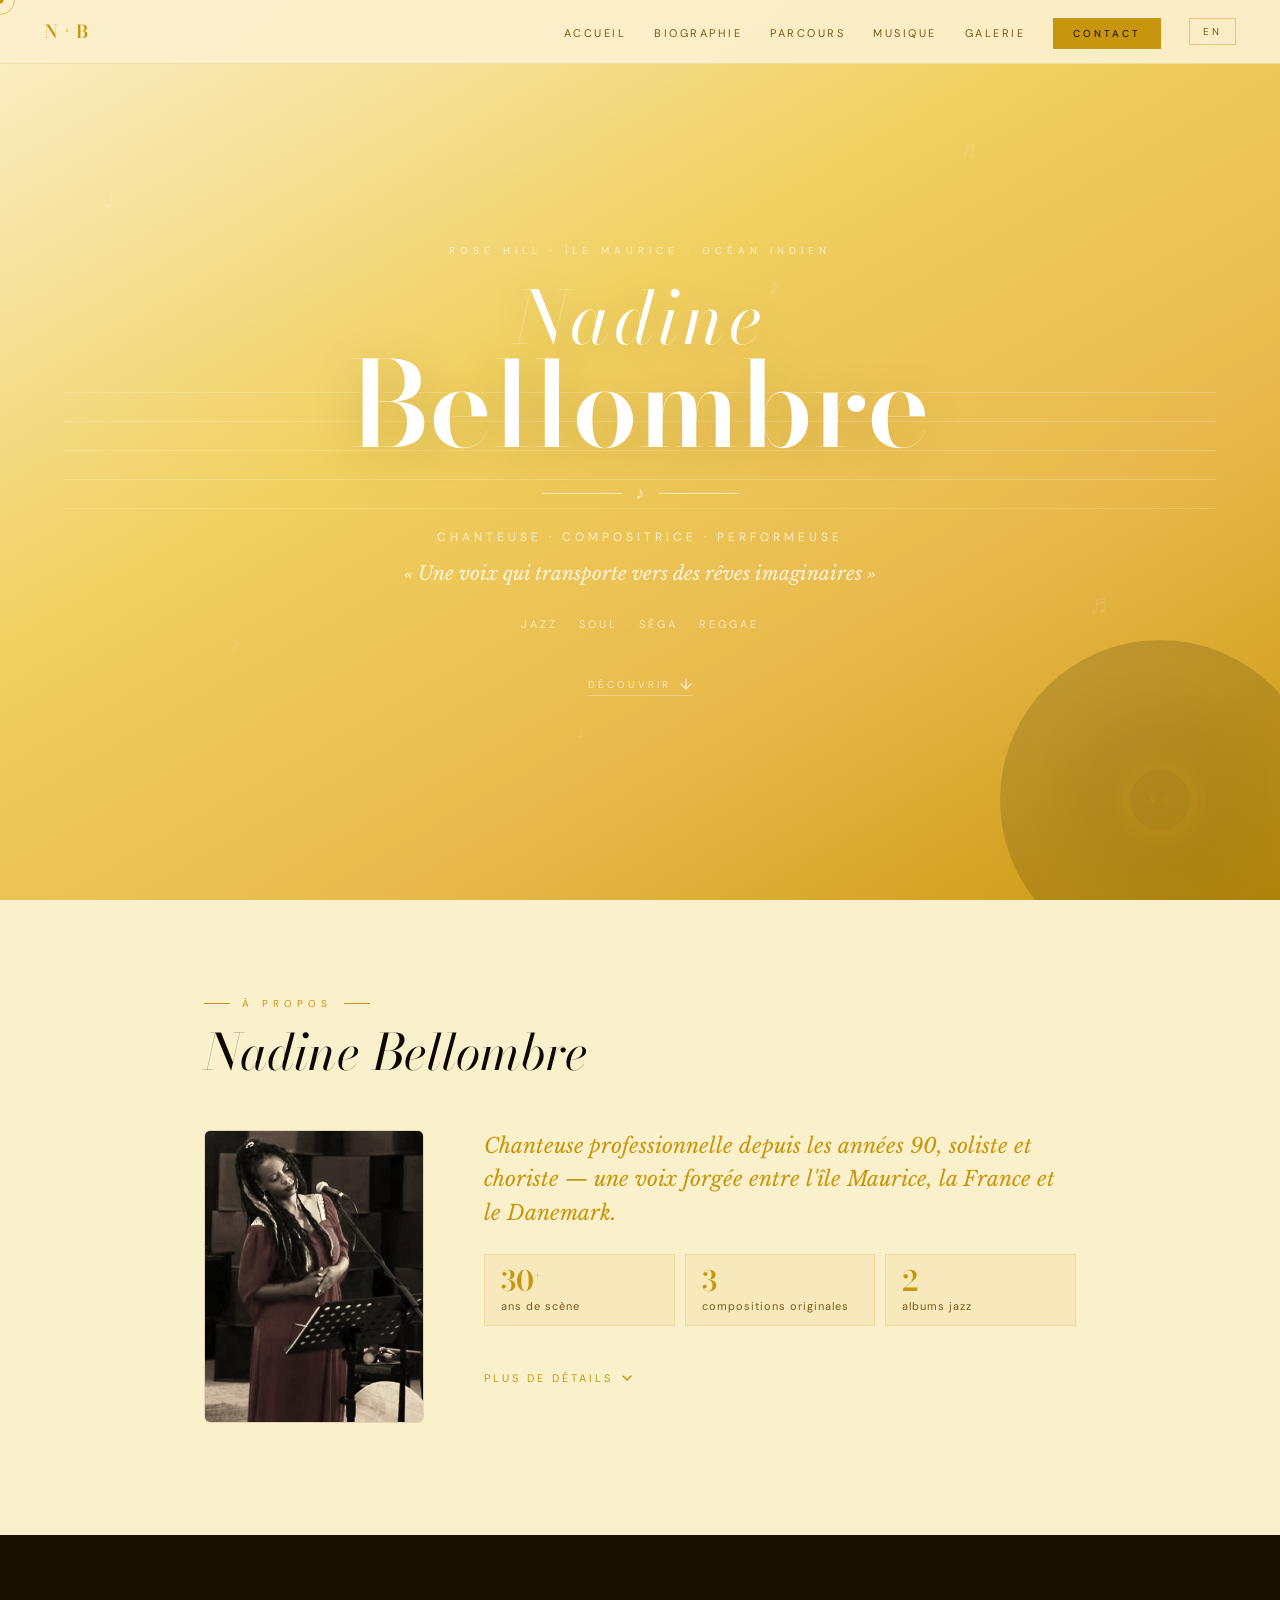
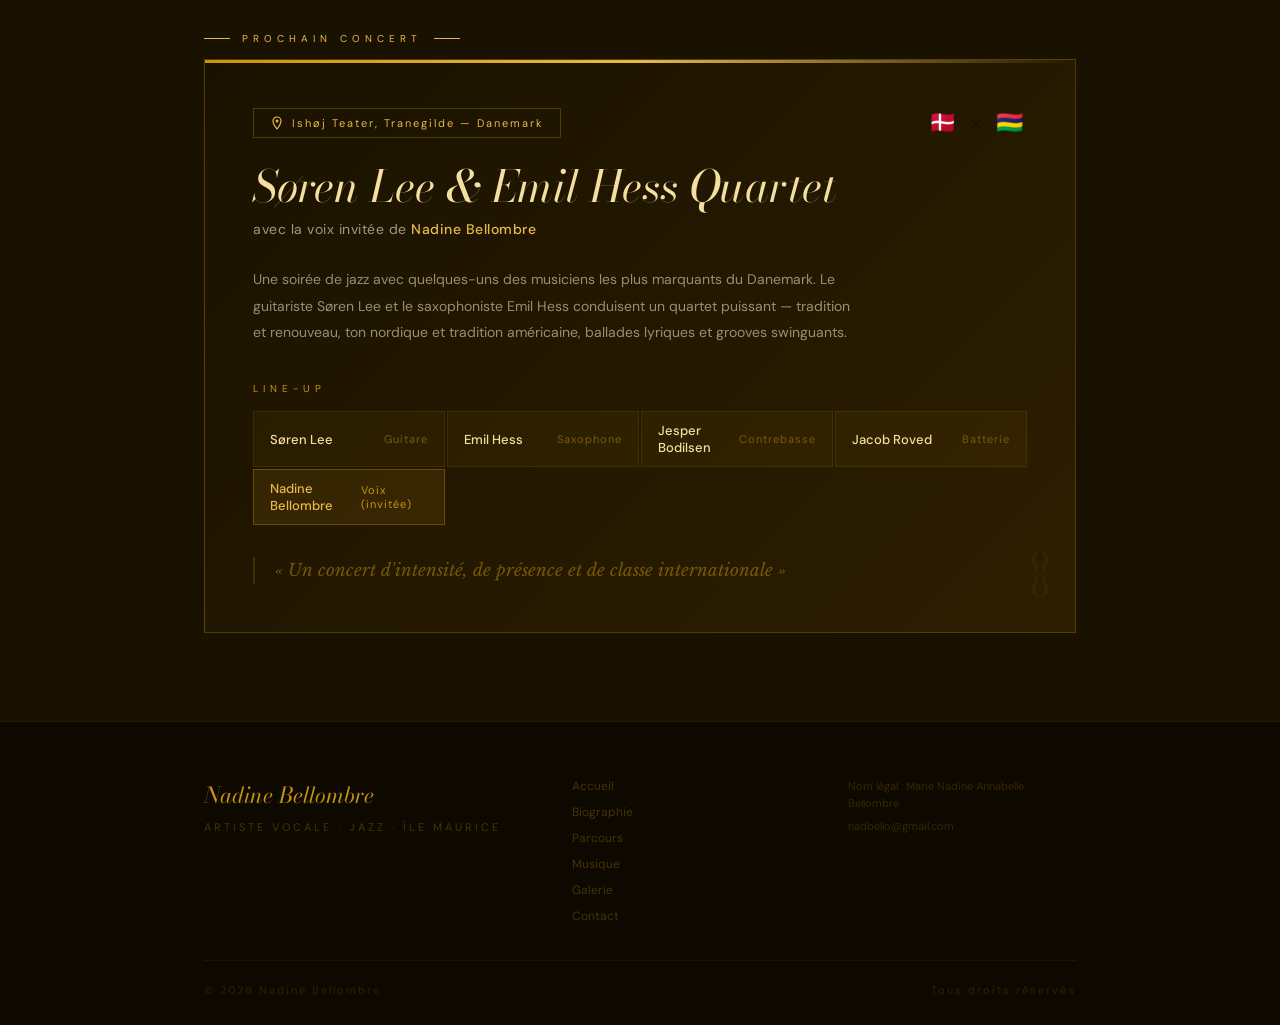
<file: index_v3.html>
<!DOCTYPE html>
<html lang="fr">

<head>
  <meta charset="UTF-8">
  <meta name="viewport" content="width=device-width, initial-scale=1.0">
  <meta name="description"
    content="Nadine Bellombre — Artiste vocale jazz, Rose Hill, Île Maurice. Performance, composition, chant. Collaborations internationales.">
  <title>Nadine Bellombre — Artiste Vocale Jazz · Île Maurice</title>

  <link rel="preconnect" href="https://fonts.googleapis.com">
  <link rel="preconnect" href="https://fonts.gstatic.com" crossorigin>
  <link
    href="https://fonts.googleapis.com/css2?family=Bodoni+Moda:ital,wght@0,400;0,600;1,400;1,600&family=DM+Sans:wght@300;400;500&family=Libre+Baskerville:ital@1&display=swap"
    rel="stylesheet">

  <link rel="stylesheet" href="style_v3.css">

</head>

<body>

  <!-- Custom cursor -->
  <div id="cur-dot"></div>
  <div id="cur-ring"></div>

  <!-- ══════════════════════════════════════
       NAVIGATION
  ══════════════════════════════════════ -->
  <nav id="navbar">
    <a href="#home" class="nav-logo">
      <span>N</span><span class="logo-sep">·</span><span>B</span>
    </a>

    <button class="hamburger" id="hamburger" aria-label="Menu">
      <span></span><span></span><span></span>
    </button>

    <ul class="nav-menu" id="navMenu">
      <li><a href="index_v3.html" class="nav-a" data-fr="Accueil" data-en="Home">Accueil</a></li>
      <li><a href="biographie.html" class="nav-a" data-fr="Biographie" data-en="Biography">Biographie</a></li>
      <li><a href="parcours.html" class="nav-a" data-fr="Parcours" data-en="Journey">Parcours</a></li>
      <li><a href="musique.html" class="nav-a" data-fr="Musique" data-en="Music">Musique</a></li>
      <li><a href="galerie.html" class="nav-a" data-fr="Galerie" data-en="Gallery">Galerie</a></li>
      <li><a href="contact.html" class="nav-a nav-cta" data-fr="Contact" data-en="Contact">Contact</a></li>
      <li><button class="lang-toggle" id="langBtn">EN</button></li>
    </ul>
  </nav>

  <!-- ══════════════════════════════════════
       HERO
  ══════════════════════════════════════ -->
  <section id="home" class="hero">

    <!-- Jazz staff lines (decorative) -->
    <div class="staff-lines" aria-hidden="true">
      <div class="staff-line"></div>
      <div class="staff-line"></div>
      <div class="staff-line"></div>
      <div class="staff-line"></div>
      <div class="staff-line"></div>
    </div>

    <!-- Floating music notes -->
    <div class="notes-bg" aria-hidden="true">
      <span class="note n1">♩</span>
      <span class="note n2">♪</span>
      <span class="note n3">♫</span>
      <span class="note n4">♬</span>
      <span class="note n5">♩</span>
      <span class="note n6">♪</span>
    </div>

    <div class="hero-inner">
      <p class="hero-location" data-fr="Rose Hill · Île Maurice · Océan Indien"
        data-en="Rose Hill · Mauritius · Indian Ocean">Rose Hill · Île Maurice · Océan Indien</p>

      <h1 class="hero-name">
        <em class="name-first">Nadine</em>
        <span class="name-last">Bellombre</span>
      </h1>

      <div class="hero-rule">
        <span class="rule-line"></span>
        <span class="rule-note">♪</span>
        <span class="rule-line"></span>
      </div>

      <p class="hero-tagline" data-fr="Chanteuse · Compositrice · Performeuse" data-en="Singer · Composer · Performer">
        Chanteuse · Compositrice · Performeuse</p>

      <p class="hero-quote" data-fr="« Une voix qui transporte vers des rêves imaginaires »"
        data-en="« A voice that carries you into imaginary dreams »">
        « Une voix qui transporte vers des rêves imaginaires »
      </p>

      <div class="hero-genres">
        <span>Jazz</span><span class="dot-sep">·</span>
        <span>Soul</span><span class="dot-sep">·</span>
        <span>Séga</span><span class="dot-sep">·</span>
        <span>Reggae</span>
      </div>

      <a href="#about" class="hero-scroll-btn">
        <span data-fr="Découvrir" data-en="Discover">Découvrir</span>
        <svg width="14" height="14" viewBox="0 0 14 14">
          <path d="M7 2v10M2 7l5 5 5-5" stroke="currentColor" stroke-width="1.5" fill="none" stroke-linecap="round" />
        </svg>
      </a>
    </div>

    <!-- Vinyl record decoration -->
    <div class="vinyl" aria-hidden="true">
      <div class="vinyl-inner"></div>
      <div class="vinyl-label">
        <span> N.B </span>
      </div>
    </div>

  </section>

  <!-- ══════════════════════════════════════
       ABOUT / BIO
  ══════════════════════════════════════ -->
  <section id="about" class="section about-section">
    <div class="container">

      <div class="section-eyebrow" data-fr="À propos" data-en="About">À propos</div>
      <h2 class="section-h2">Nadine Bellombre</h2>

      <div class="about-layout">

        <!-- Left: photo -->
        <div class="about-left" data-aos>
          <img src="assets/IMG-20260407-WA0011.jpg" alt="Nadine Bellombre" class="bio-photo">
        </div>

        <!-- Right: bio text -->
        <div class="about-right">
          <p class="bio-lead"
            data-fr="Chanteuse professionnelle depuis les années 90, soliste et choriste — une voix forgée entre l'île Maurice, la France et le Danemark."
            data-en="Professional singer since the 90s, soloist and backing vocalist — a voice forged between Mauritius, France and Denmark.">
            Chanteuse professionnelle depuis les années 90, soliste et choriste — une voix forgée entre l'île Maurice,
            la France et le Danemark.
          </p>

          <div class="stat-pills stat-row">
            <div class="stat-pill">
              <span class="stat-num">30<sup>+</sup></span>
              <span class="stat-label" data-fr="ans de scène" data-en="years on stage">ans de scène</span>
            </div>
            <div class="stat-pill">
              <span class="stat-num">3</span>
              <span class="stat-label" data-fr="compositions originales" data-en="original compositions">compositions originales</span>
            </div>
            <div class="stat-pill">
              <span class="stat-num">2</span>
              <span class="stat-label" data-fr="albums jazz" data-en="jazz albums">albums jazz</span>
            </div>
          </div>

          <!-- La bio complète a été retirée pour la page d'accueil -->

          <a href="biographie.html" class="bio-btn" style="text-decoration:none; margin-top: 20px;">
            <span data-fr="Plus de détails" data-en="More details">Plus de détails</span>
            <svg class="bio-arrow" width="16" height="16" viewBox="0 0 16 16">
              <path d="M4 6l4 4 4-4" stroke="currentColor" stroke-width="1.5" fill="none" stroke-linecap="round" />
            </svg>
          </a>
        </div>

      </div>
    </div>
  </section>

  <!-- ══════════════════════════════════════
       CONCERT ANNOUNCEMENT (Denmark)
  ══════════════════════════════════════ -->
  <section id="concert" class="section concert-section">
    <div class="container">

      <div class="section-eyebrow" style="color:var(--gold-light)" data-fr="Prochain Concert"
        data-en="Upcoming Concert">Prochain Concert</div>

      <div class="concert-card">

        <!-- Concert header -->
        <div class="concert-header">
          <div class="concert-venue-badge">
            <svg width="14" height="14" viewBox="0 0 14 14">
              <path d="M7 1a4 4 0 0 1 4 4c0 3-4 8-4 8S3 8 3 5a4 4 0 0 1 4-4z" stroke="currentColor" stroke-width="1.2"
                fill="none" />
              <circle cx="7" cy="5" r="1.5" fill="currentColor" />
            </svg>
            <span data-fr="Ishøj Teater, Tranegilde — Danemark" data-en="Ishøj Teater, Tranegilde — Denmark">Ishøj
              Teater, Tranegilde — Danemark</span>
          </div>
          <div class="concert-flag">🇩🇰 × 🇲🇺</div>
        </div>

        <!-- Concert title -->
        <h2 class="concert-title">
          Søren Lee &amp; Emil Hess Quartet
        </h2>
        <p class="concert-featuring" data-fr="avec la voix invitée de Nadine Bellombre"
          data-en="featuring guest vocals by Nadine Bellombre">
          avec la voix invitée de <strong>Nadine Bellombre</strong>
        </p>

        <!-- Concert description -->
        <p class="concert-desc"
          data-fr="Une soirée de jazz avec quelques-uns des musiciens les plus marquants du Danemark. Le guitariste Søren Lee et le saxophoniste Emil Hess conduisent un quartet puissant — tradition et renouveau, ton nordique et tradition américaine, ballades lyriques et grooves swinguants."
          data-en="An evening of jazz featuring some of Denmark's most prominent musicians. Guitarist Søren Lee and saxophonist Emil Hess lead a strong quartet — tradition and innovation, Nordic tone and American jazz tradition, lyrical ballads and swinging grooves.">
          Une soirée de jazz avec quelques-uns des musiciens les plus marquants du Danemark. Le guitariste Søren Lee et
          le saxophoniste Emil Hess conduisent un quartet puissant — tradition et renouveau, ton nordique et tradition
          américaine, ballades lyriques et grooves swinguants.
        </p>

        <!-- Line-up -->
        <div class="lineup">
          <div class="lineup-title" data-fr="Line-up" data-en="Line-up">Line-up</div>
          <div class="lineup-grid">
            <div class="lineup-item">
              <span class="lineup-name">Søren Lee</span>
              <span class="lineup-role" data-fr="Guitare" data-en="Guitar">Guitare</span>
            </div>
            <div class="lineup-item">
              <span class="lineup-name">Emil Hess</span>
              <span class="lineup-role" data-fr="Saxophone" data-en="Saxophone">Saxophone</span>
            </div>
            <div class="lineup-item">
              <span class="lineup-name">Jesper Bodilsen</span>
              <span class="lineup-role" data-fr="Contrebasse" data-en="Bass">Contrebasse</span>
            </div>
            <div class="lineup-item">
              <span class="lineup-name">Jacob Roved</span>
              <span class="lineup-role" data-fr="Batterie" data-en="Drums">Batterie</span>
            </div>
            <div class="lineup-item lineup-item-star">
              <span class="lineup-name">Nadine Bellombre</span>
              <span class="lineup-role" data-fr="Voix (invitée)" data-en="Vocals (guest)">Voix (invitée)</span>
            </div>
          </div>
        </div>

        <!-- Concert footer quote -->
        <blockquote class="concert-quote" data-fr="« Un concert d'intensité, de présence et de classe internationale »"
          data-en="« A concert of intensity, presence, and international class »">
          « Un concert d'intensité, de présence et de classe internationale »
        </blockquote>

      </div>
    </div>
  </section>


  <!-- ══════════════════════════════════════
       FOOTER
  ══════════════════════════════════════ -->
  <footer class="footer">
    <div class="container">
      <div class="footer-inner">
        <div class="footer-brand">
          <div class="footer-logo">Nadine Bellombre</div>
          <p class="footer-sub" data-fr="Artiste Vocale · Jazz · Île Maurice" data-en="Vocal Artist · Jazz · Mauritius">
            Artiste Vocale · Jazz · Île Maurice</p>
        </div>
        <nav class="footer-nav">
          <a href="index_v3.html" data-fr="Accueil" data-en="Home">Accueil</a>
          <a href="biographie.html" data-fr="Biographie" data-en="Biography">Biographie</a>
          <a href="parcours.html" data-fr="Parcours" data-en="Journey">Parcours</a>
          <a href="musique.html" data-fr="Musique" data-en="Music">Musique</a>
          <a href="galerie.html" data-fr="Galerie" data-en="Gallery">Galerie</a>
          <a href="contact.html" data-fr="Contact" data-en="Contact">Contact</a>
        </nav>
        <div class="footer-legal">
          <p data-fr="Nom légal : Marie Nadine Annabelle Bellombre"
            data-en="Legal name: Marie Nadine Annabelle Bellombre">Nom légal : Marie Nadine Annabelle Bellombre</p>
          <p>nadbello@gmail.com</p>
        </div>
      </div>
      <div class="footer-bottom">
        <p>© 2026 Nadine Bellombre</p>
        <p class="footer-note" data-fr="Tous droits réservés" data-en="All rights reserved">Tous droits réservés</p>
      </div>
    </div>
  </footer>

  <script src="script_v3.js"></script>
</body>

</html>
</file>
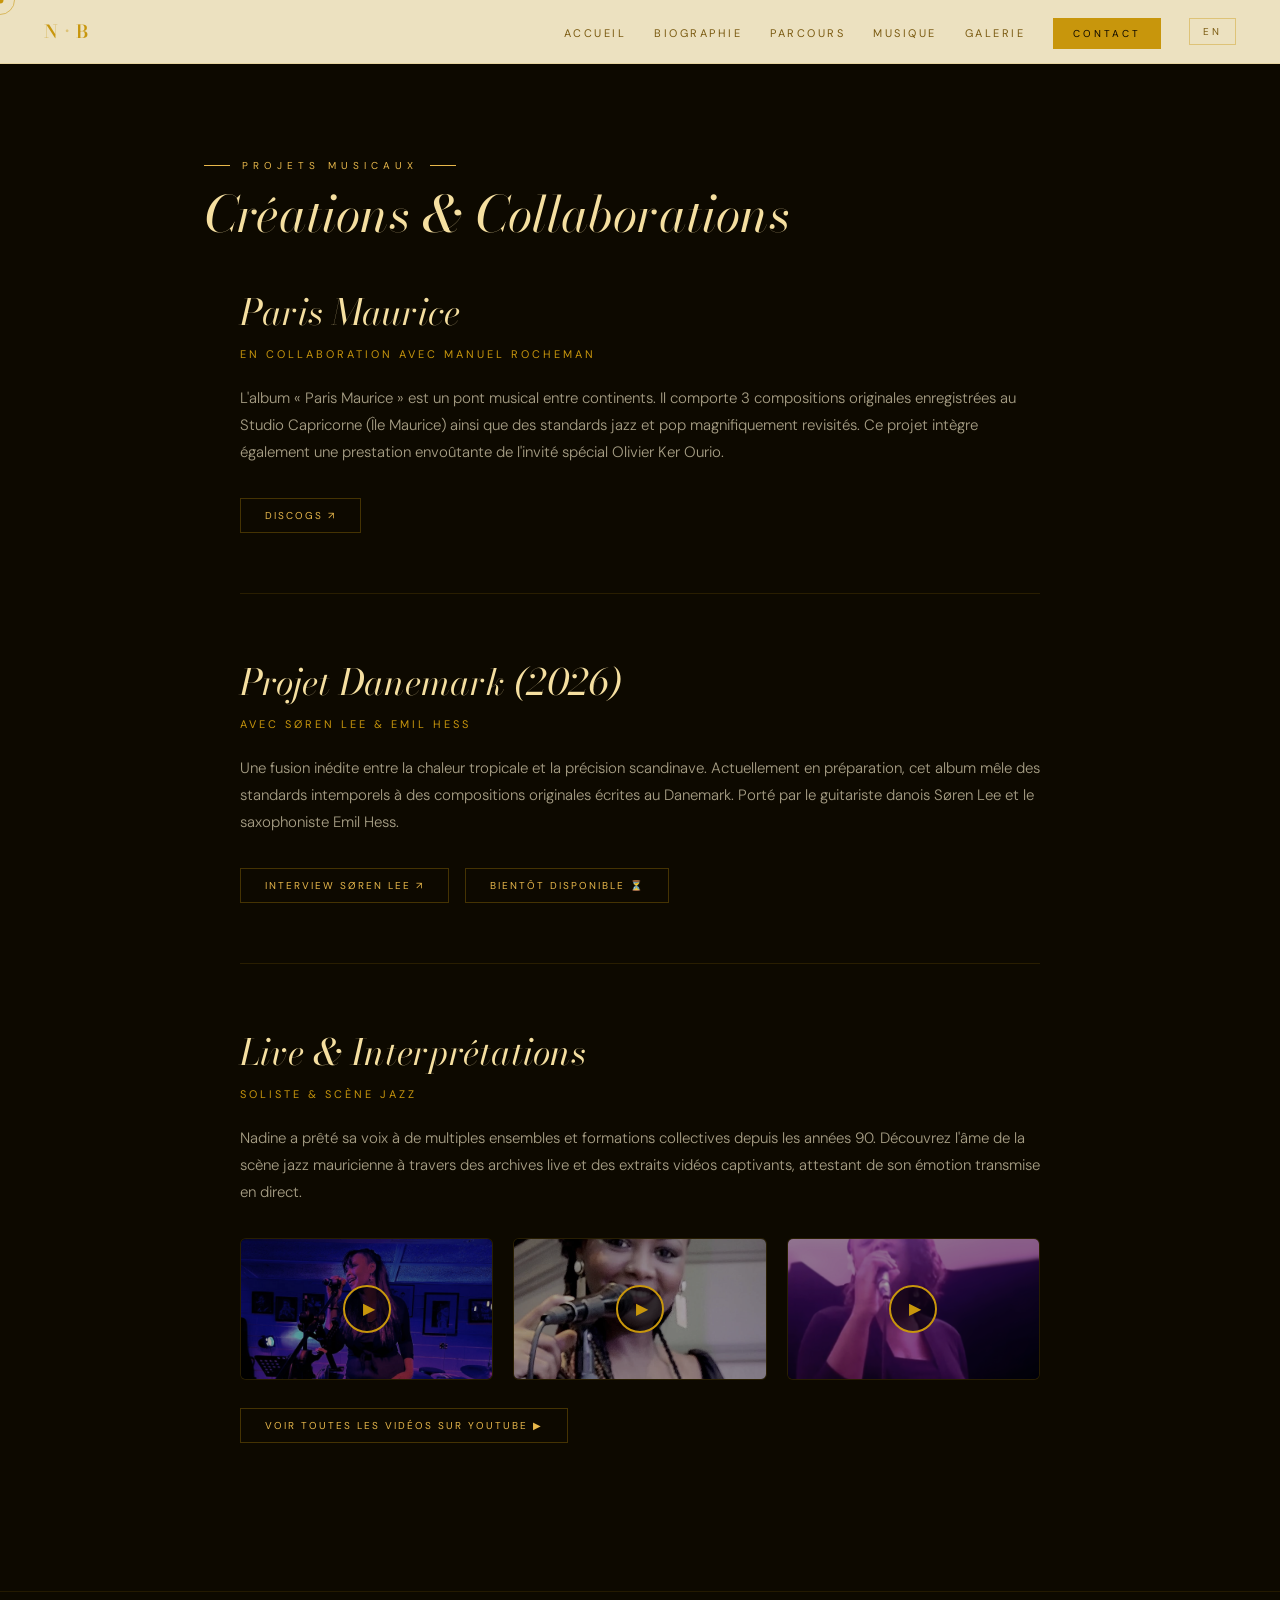
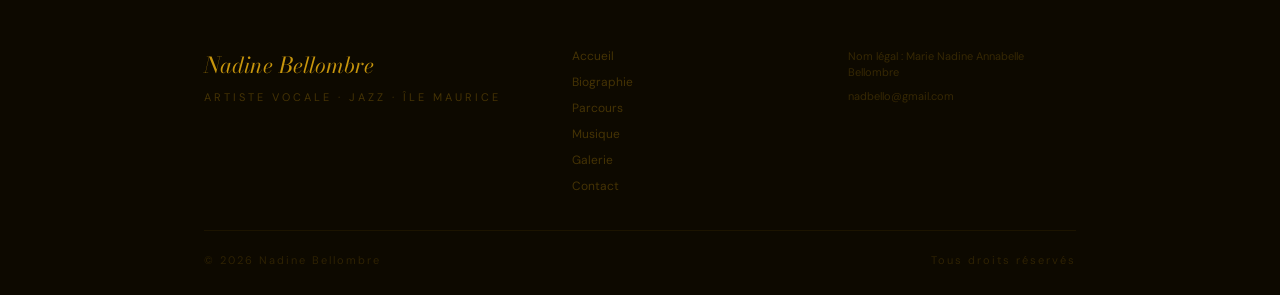
<file: musique.html>
<!DOCTYPE html>
<html lang="fr">

<head>
  <meta charset="UTF-8">
  <meta name="viewport" content="width=device-width, initial-scale=1.0">
  <meta name="description"
    content="Découvrez la musique et les créations de Nadine Bellombre, projets jazz, collaborations et revue de presse.">
  <title>Musique & Presse — Nadine Bellombre</title>
  <link rel="preconnect" href="https://fonts.googleapis.com">
  <link rel="preconnect" href="https://fonts.gstatic.com" crossorigin>
  <link
    href="https://fonts.googleapis.com/css2?family=Bodoni+Moda:ital,wght@0,400;0,600;1,400;1,600&family=DM+Sans:wght@300;400;500&family=Libre+Baskerville:ital@1&display=swap"
    rel="stylesheet">
  <link rel="stylesheet" href="style.css">
  <style>
    .music-section {
      padding-top: 150px;
    }
  </style>
</head>

<body>

  <!-- Custom cursor -->
  <div id="cur-dot"></div>
  <div id="cur-ring"></div>

  <!-- NAVIGATION -->
  <nav id="navbar">
    <a href="index.html" class="nav-logo">
      <span>N</span><span class="logo-sep">·</span><span>B</span>
    </a>
    <button class="hamburger" id="hamburger" aria-label="Menu">
      <span></span><span></span><span></span>
    </button>
    <ul class="nav-menu" id="navMenu">
      <li><a href="index.html" class="nav-a" data-fr="Accueil" data-en="Home">Accueil</a></li>
      <li><a href="biographie.html" class="nav-a" data-fr="Biographie" data-en="Biography">Biographie</a></li>
      <li><a href="parcours.html" class="nav-a" data-fr="Parcours" data-en="Journey">Parcours</a></li>
      <li><a href="musique.html" class="nav-a" data-fr="Musique" data-en="Music">Musique</a></li>
      <li><a href="galerie.html" class="nav-a" data-fr="Galerie" data-en="Gallery">Galerie</a></li>
      <li><a href="contact.html" class="nav-a nav-cta" data-fr="Contact" data-en="Contact">Contact</a></li>
      <li><button class="lang-toggle" id="langBtn">EN</button></li>
    </ul>
  </nav>

  <!-- MUSIC PROJECTS -->
  <section id="projects" class="section music-section">
    <div class="container">

      <div class="section-eyebrow" data-fr="Projets Musicaux" data-en="Musical Projects">Projets Musicaux</div>
      <h2 class="section-h2" data-fr="Créations & Collaborations" data-en="Creations & Collaborations">Créations &
        Collaborations</h2>

      <div class="project-list">

        <!-- PROJET 1 : PARIS MAURICE -->
        <div class="project-item" data-aos>
          <h3 class="project-title">Paris Maurice</h3>
          <span class="project-sub">En collaboration avec Manuel Rocheman</span>
          <div class="project-desc">
            <p data-fr="L'album « Paris Maurice » est un pont musical entre continents. Il comporte 3 compositions originales enregistrées au Studio Capricorne (Île Maurice) ainsi que des standards jazz et pop magnifiquement revisités. Ce projet intègre également une prestation envoûtante de l'invité spécial Olivier Ker Ourio."
              data-en="The « Paris Maurice » album is a musical bridge between continents. It features 3 original compositions recorded at Studio Capricorne (Mauritius) along with beautifully revisited jazz and pop standards. This project also includes an enchanting performance by special guest Olivier Ker Ourio.">
              L'album « Paris Maurice » est un pont musical entre continents. Il comporte 3 compositions originales
              enregistrées au Studio Capricorne (Île Maurice) ainsi que des standards jazz et pop magnifiquement
              revisités. Ce projet intègre également une prestation envoûtante de l'invité spécial Olivier Ker Ourio.
            </p>
          </div>
          <div class="project-links">
            <a href="https://www.discogs.com/fr/release/6663104-Manuel-Rocheman-Nadine-Bellombre-Paris-Maurice"
              target="_blank" rel="noopener" class="btn-music">
              Discogs ↗
            </a>
          </div>
        </div>

        <!-- PROJET 2 : DANEMARK -->
        <div class="project-item" data-aos>
          <h3 class="project-title" data-fr="Projet Danemark (2026)" data-en="Denmark Project (2026)">Projet Danemark
            (2026)</h3>
          <span class="project-sub" data-fr="Avec Søren Lee & Emil Hess" data-en="With Søren Lee & Emil Hess">Avec Søren
            Lee & Emil Hess</span>
          <div class="project-desc">
            <p data-fr="Une fusion inédite entre la chaleur tropicale et la précision scandinave. Actuellement en préparation, cet album mêle des standards intemporels à des compositions originales écrites au Danemark. Porté par le guitariste danois Søren Lee et le saxophoniste Emil Hess."
              data-en="An unprecedented fusion between tropical warmth and Scandinavian precision. Currently in preparation, this album blends timeless standards with original compositions written in Denmark. Led by Danish guitarist Søren Lee and saxophonist Emil Hess.">
              Une fusion inédite entre la chaleur tropicale et la précision scandinave. Actuellement en préparation, cet
              album mêle des standards intemporels à des compositions originales écrites au Danemark. Porté par le
              guitariste danois Søren Lee et le saxophoniste Emil Hess.
            </p>
          </div>
          <div class="project-links">
            <a href="https://jazzguitartoday.com/2021/05/exclusive-interview-with-denmarks-soren-lee/" target="_blank"
              rel="noopener" class="btn-music" data-fr="Interview Søren Lee" data-en="Søren Lee Interview">
              Interview Søren Lee ↗
            </a>
            <a href="#" class="btn-music" data-fr="Bientôt disponible" data-en="Coming Soon">
              Bientôt disponible ⏳
            </a>
          </div>
        </div>

        <!-- PROJET 3 : SCENE & CHOIR -->
        <div class="project-item" data-aos>
          <h3 class="project-title" data-fr="Live & Interprétations" data-en="Live & Interpretations">Live &
            Interprétations</h3>
          <span class="project-sub" data-fr="Soliste & Scène Jazz" data-en="Soloist & Jazz Scene">Soliste & Scène
            Jazz</span>

          <div class="project-desc">
            <p data-fr="Nadine a prêté sa voix à de multiples ensembles et formations collectives depuis les années 90. Découvrez l'âme de la scène jazz mauricienne à travers des archives live et des extraits vidéos captivants, attestant de son émotion transmise en direct."
              data-en="Nadine has lent her voice to multiple ensembles and collective formations since the 90s. Discover the soul of the Mauritian jazz scene through live archives and captivating video excerpts, showcasing the emotion she conveys live.">
              Nadine a prêté sa voix à de multiples ensembles et formations collectives depuis les années 90. Découvrez
              l'âme de la scène jazz mauricienne à travers des archives live et des extraits vidéos captivants,
              attestant de son émotion transmise en direct.
            </p>
          </div>

          <!-- GRILLE DES EXTRAITS VIDEOS YOUTUBE -->
          <div class="project-videos">
            <!-- Remplacez le lien href par votre VRAI lien YouTube -->
            <a href="https://www.youtube.com/watch?v=Kg5ixb23W8M&list=RDKg5ixb23W8M&start_radio=1" target="_blank"
              rel="noopener" class="video-thumb">
              <img src="assets/2024-08-09 11.24.19.jpg" alt="Performance Live 1">
              <div class="play-btn">▶</div>
            </a>

            <a href="https://www.youtube.com/watch?v=5L84JedNXrg&list=RD5L84JedNXrg&start_radio=1" target="_blank"
              rel="noopener" class="video-thumb">
              <img src="assets/20221226_185150.jpg" alt="Performance Live 2">
              <div class="play-btn">▶</div>
            </a>

            <a href="https://www.youtube.com/watch?v=5UK6cpEG-3o" target="_blank" rel="noopener" class="video-thumb">
              <img src="assets/IMG_20260403_121529.jpg" alt="Performance Live 3">
              <div class="play-btn">▶</div>
            </a>
          </div>

          <div class="project-links">
            <a href="https://www.youtube.com/results?search_query=nadine+bellombre" target="_blank" rel="noopener"
              class="btn-music" data-fr="Voir toutes les vidéos sur YouTube" data-en="Watch all videos on YouTube">
              Voir toutes les vidéos sur YouTube ▶
            </a>
          </div>
        </div>

      </div>
    </div>
  </section>

  <!-- FOOTER -->
  <footer class="footer">
    <div class="container">
      <div class="footer-inner">
        <div class="footer-brand">
          <div class="footer-logo">Nadine Bellombre</div>
          <p class="footer-sub" data-fr="Artiste Vocale · Jazz · Île Maurice" data-en="Vocal Artist · Jazz · Mauritius">
            Artiste Vocale · Jazz · Île Maurice</p>
        </div>
        <nav class="footer-nav">
          <a href="index.html" data-fr="Accueil" data-en="Home">Accueil</a>
          <a href="biographie.html" data-fr="Biographie" data-en="Biography">Biographie</a>
          <a href="parcours.html" data-fr="Parcours" data-en="Journey">Parcours</a>
          <a href="musique.html" data-fr="Musique" data-en="Music">Musique</a>
          <a href="galerie.html" data-fr="Galerie" data-en="Gallery">Galerie</a>
          <a href="contact.html" data-fr="Contact" data-en="Contact">Contact</a>
        </nav>
        <div class="footer-legal">
          <p data-fr="Nom légal : Marie Nadine Annabelle Bellombre"
            data-en="Legal name: Marie Nadine Annabelle Bellombre">Nom légal : Marie Nadine Annabelle Bellombre</p>
          <p>nadbello@gmail.com</p>
        </div>
      </div>
      <div class="footer-bottom">
        <p>© 2026 Nadine Bellombre</p>
        <p class="footer-note" data-fr="Tous droits réservés" data-en="All rights reserved">Tous droits réservés</p>
      </div>
    </div>
  </footer>

  <script src="script.js"></script>
</body>

</html>
</file>
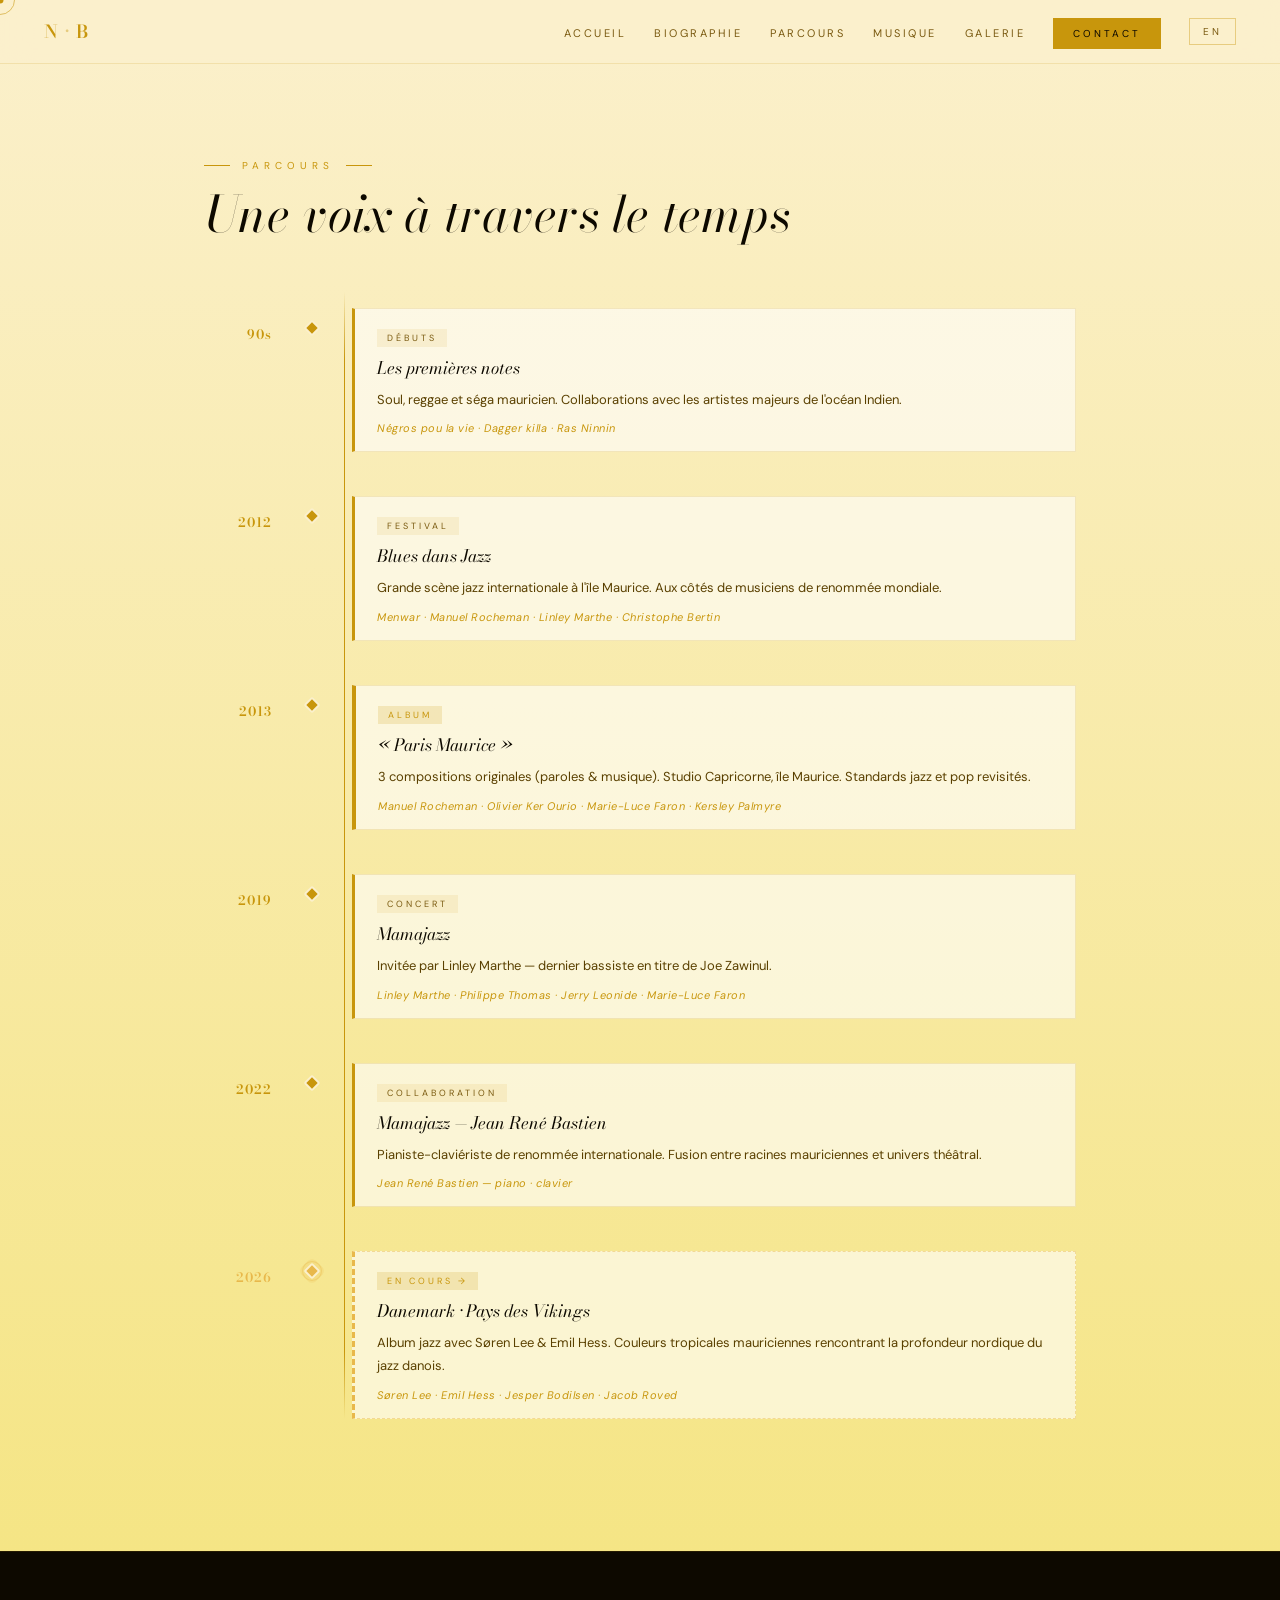
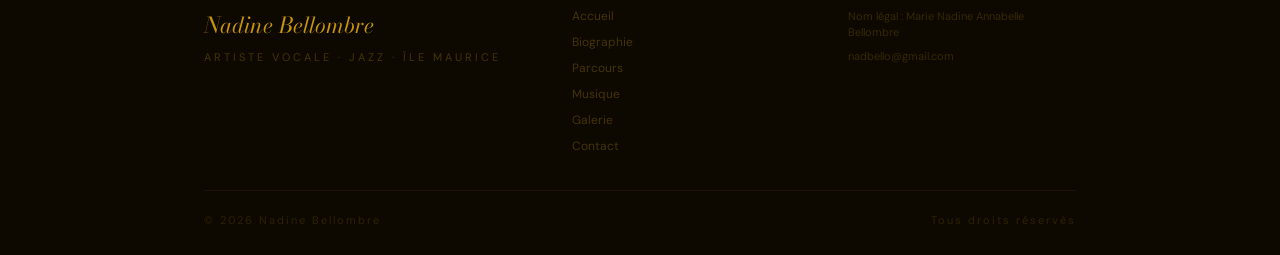
<file: parcours.html>
<!DOCTYPE html>
<html lang="fr">
<head>
  <meta charset="UTF-8">
  <meta name="viewport" content="width=device-width, initial-scale=1.0">
  <meta name="description" content="Découvrez le parcours de Nadine Bellombre, de ses débuts à l'île Maurice jusqu'à ses projets scandinaves au Danemark.">
  <title>Parcours — Nadine Bellombre</title>
  <link rel="preconnect" href="https://fonts.googleapis.com">
  <link rel="preconnect" href="https://fonts.gstatic.com" crossorigin>
  <link href="https://fonts.googleapis.com/css2?family=Bodoni+Moda:ital,wght@0,400;0,600;1,400;1,600&family=DM+Sans:wght@300;400;500&family=Libre+Baskerville:ital@1&display=swap" rel="stylesheet">
  <link rel="stylesheet" href="style.css">
</head>
<body>

  <!-- Custom cursor -->
  <div id="cur-dot"></div>
  <div id="cur-ring"></div>

  <!-- NAVIGATION -->
  <nav id="navbar">
    <a href="index.html" class="nav-logo">
      <span>N</span><span class="logo-sep">·</span><span>B</span>
    </a>
    <button class="hamburger" id="hamburger" aria-label="Menu">
      <span></span><span></span><span></span>
    </button>
    <ul class="nav-menu" id="navMenu">
      <li><a href="index.html" class="nav-a" data-fr="Accueil" data-en="Home">Accueil</a></li>
      <li><a href="biographie.html" class="nav-a" data-fr="Biographie" data-en="Biography">Biographie</a></li>
      <li><a href="parcours.html" class="nav-a" data-fr="Parcours" data-en="Journey">Parcours</a></li>
      <li><a href="musique.html" class="nav-a" data-fr="Musique" data-en="Music">Musique</a></li>
      <li><a href="galerie.html" class="nav-a" data-fr="Galerie" data-en="Gallery">Galerie</a></li>
      <li><a href="contact.html" class="nav-a nav-cta" data-fr="Contact" data-en="Contact">Contact</a></li>
      <li><button class="lang-toggle" id="langBtn">EN</button></li>
    </ul>
  </nav>

  <!-- TIMELINE -->
  <section id="timeline" class="section timeline-section" style="padding-top: 150px; min-height: 80vh;">
    <div class="container">

      <div class="section-eyebrow" data-fr="Parcours" data-en="Journey">Parcours</div>
      <h2 class="section-h2 tl-left" data-fr="Une voix à travers le temps" data-en="A voice through time">Une voix à travers le temps</h2>

      <div class="timeline" id="timelineEl">

        <!-- Item 1 -->
        <div class="tl-item" data-aos>
          <div class="tl-left-col">
            <div class="tl-year">90s</div>
          </div>
          <div class="tl-center-col">
            <div class="tl-dot"></div>
          </div>
          <div class="tl-right-col">
            <div class="tl-card">
              <div class="tl-card-inner">
                <span class="tl-tag" data-fr="Débuts" data-en="Beginnings">Débuts</span>
                <h3 class="tl-title" data-fr="Les premières notes" data-en="The first notes">Les premières notes</h3>
                <p class="tl-text" data-fr="Soul, reggae et séga mauricien. Collaborations avec les artistes majeurs de l'océan Indien." data-en="Soul, reggae and Mauritian séga. Collaborations with major Indian Ocean artists.">Soul, reggae et séga mauricien. Collaborations avec les artistes majeurs de l'océan Indien.</p>
                <p class="tl-names">Négros pou la vie · Dagger killa · Ras Ninnin</p>
              </div>
            </div>
          </div>
        </div>

        <!-- Item 2 -->
        <div class="tl-item" data-aos>
          <div class="tl-left-col">
            <div class="tl-year">2012</div>
          </div>
          <div class="tl-center-col">
            <div class="tl-dot"></div>
          </div>
          <div class="tl-right-col">
            <div class="tl-card">
              <div class="tl-card-inner">
                <span class="tl-tag" data-fr="Festival" data-en="Festival">Festival</span>
                <h3 class="tl-title" data-fr="Blues dans Jazz" data-en="Blues in Jazz">Blues dans Jazz</h3>
                <p class="tl-text" data-fr="Grande scène jazz internationale à l'île Maurice. Aux côtés de musiciens de renommée mondiale." data-en="Major international jazz stage in Mauritius. Alongside world-renowned musicians.">Grande scène jazz internationale à l'île Maurice. Aux côtés de musiciens de renommée mondiale.</p>
                <p class="tl-names">Menwar · Manuel Rocheman · Linley Marthe · Christophe Bertin</p>
              </div>
            </div>
          </div>
        </div>

        <!-- Item 3 -->
        <div class="tl-item" data-aos>
          <div class="tl-left-col">
            <div class="tl-year">2013</div>
          </div>
          <div class="tl-center-col">
            <div class="tl-dot"></div>
          </div>
          <div class="tl-right-col">
            <div class="tl-card tl-card-featured">
              <div class="tl-card-inner">
                <span class="tl-tag tl-tag-gold" data-fr="Album" data-en="Album">Album</span>
                <h3 class="tl-title" data-fr="« Paris Maurice »" data-en="« Paris Maurice »">« Paris Maurice »</h3>
                <p class="tl-text" data-fr="3 compositions originales (paroles &amp; musique). Studio Capricorne, île Maurice. Standards jazz et pop revisités." data-en="3 original compositions (lyrics &amp; music). Studio Capricorne, Mauritius. Revisited jazz and pop standards.">3 compositions originales (paroles &amp; musique). Studio Capricorne, île Maurice. Standards jazz et pop revisités.</p>
                <p class="tl-names">Manuel Rocheman · Olivier Ker Ourio · Marie-Luce Faron · Kersley Palmyre</p>
              </div>
            </div>
          </div>
        </div>

        <!-- Item 4 -->
        <div class="tl-item" data-aos>
          <div class="tl-left-col">
            <div class="tl-year">2019</div>
          </div>
          <div class="tl-center-col">
            <div class="tl-dot"></div>
          </div>
          <div class="tl-right-col">
            <div class="tl-card">
              <div class="tl-card-inner">
                <span class="tl-tag" data-fr="Concert" data-en="Concert">Concert</span>
                <h3 class="tl-title">Mamajazz</h3>
                <p class="tl-text" data-fr="Invitée par Linley Marthe — dernier bassiste en titre de Joe Zawinul." data-en="Invited by Linley Marthe — last official bassist of Joe Zawinul.">Invitée par Linley Marthe — dernier bassiste en titre de Joe Zawinul.</p>
                <p class="tl-names">Linley Marthe · Philippe Thomas · Jerry Leonide · Marie-Luce Faron</p>
              </div>
            </div>
          </div>
        </div>

        <!-- Item 5 -->
        <div class="tl-item" data-aos>
          <div class="tl-left-col">
            <div class="tl-year">2022</div>
          </div>
          <div class="tl-center-col">
            <div class="tl-dot"></div>
          </div>
          <div class="tl-right-col">
            <div class="tl-card">
              <div class="tl-card-inner">
                <span class="tl-tag" data-fr="Collaboration" data-en="Collaboration">Collaboration</span>
                <h3 class="tl-title" data-fr="Mamajazz — Jean René Bastien" data-en="Mamajazz — Jean René Bastien">Mamajazz — Jean René Bastien</h3>
                <p class="tl-text" data-fr="Pianiste-claviériste de renommée internationale. Fusion entre racines mauriciennes et univers théâtral." data-en="Internationally renowned pianist-keyboardist. Fusion between Mauritian roots and theatrical universe.">Pianiste-claviériste de renommée internationale. Fusion entre racines mauriciennes et univers théâtral.</p>
                <p class="tl-names">Jean René Bastien — piano · clavier</p>
              </div>
            </div>
          </div>
        </div>

        <!-- Item 6 — Future, highlighted -->
        <div class="tl-item tl-item-future" data-aos>
          <div class="tl-left-col">
            <div class="tl-year tl-year-future">2026</div>
          </div>
          <div class="tl-center-col">
            <div class="tl-dot tl-dot-future">
              <div class="tl-dot-pulse"></div>
            </div>
          </div>
          <div class="tl-right-col">
            <div class="tl-card tl-card-future">
              <div class="tl-card-inner">
                <span class="tl-tag tl-tag-gold" data-fr="En cours →" data-en="Upcoming →">En cours →</span>
                <h3 class="tl-title" data-fr="Danemark · Pays des Vikings" data-en="Denmark · Land of the Vikings">Danemark · Pays des Vikings</h3>
                <p class="tl-text" data-fr="Album jazz avec Søren Lee & Emil Hess. Couleurs tropicales mauriciennes rencontrant la profondeur nordique du jazz danois." data-en="Jazz album with Søren Lee & Emil Hess. Tropical Mauritian colours meeting the Nordic depth of Danish jazz.">Album jazz avec Søren Lee & Emil Hess. Couleurs tropicales mauriciennes rencontrant la profondeur nordique du jazz danois.</p>
                <p class="tl-names">Søren Lee · Emil Hess · Jesper Bodilsen · Jacob Roved</p>
              </div>
            </div>
          </div>
        </div>

      </div>
    </div>
  </section>

  <!-- FOOTER -->
  <footer class="footer">
    <div class="container">
      <div class="footer-inner">
        <div class="footer-brand">
          <div class="footer-logo">Nadine Bellombre</div>
          <p class="footer-sub" data-fr="Artiste Vocale · Jazz · Île Maurice" data-en="Vocal Artist · Jazz · Mauritius">Artiste Vocale · Jazz · Île Maurice</p>
        </div>
        <nav class="footer-nav">
          <a href="index.html" data-fr="Accueil" data-en="Home">Accueil</a>
          <a href="biographie.html" data-fr="Biographie" data-en="Biography">Biographie</a>
          <a href="parcours.html" data-fr="Parcours" data-en="Journey">Parcours</a>
          <a href="musique.html" data-fr="Musique" data-en="Music">Musique</a>
          <a href="galerie.html" data-fr="Galerie" data-en="Gallery">Galerie</a>
          <a href="contact.html" data-fr="Contact" data-en="Contact">Contact</a>
        </nav>
        <div class="footer-legal">
          <p data-fr="Nom légal : Marie Nadine Annabelle Bellombre" data-en="Legal name: Marie Nadine Annabelle Bellombre">Nom légal : Marie Nadine Annabelle Bellombre</p>
          <p>nadbello@gmail.com</p>
        </div>
      </div>
      <div class="footer-bottom">
        <p>© 2026 Nadine Bellombre</p>
        <p class="footer-note" data-fr="Tous droits réservés" data-en="All rights reserved">Tous droits réservés</p>
      </div>
    </div>
  </footer>

  <script src="script.js"></script>
</body>
</html>
</file>
<file: style.css>
/* ═══════════════════════════════════════════
   style.css — Nadine Bellombre Portfolio
   Jazz · Élégance · Modernité · Or dominant
═══════════════════════════════════════════ */

/* ─── VARIABLES ─────────────────────────── */
:root {
  --gold:        #C8960C;
  --gold-light:  #E8B84B;
  --gold-pale:   #F5DFA0;
  --gold-cream:  #FBF0CC;
  --gold-warm:   #F0D060;
  --ink:         #0D0900;
  --ink-soft:    #1A1200;
  --ink-mid:     #2C1E00;
  --text:        #1C1200;
  --text-muted:  #7A5A10;
  --white:       #FFFFFF;
  --font-display: 'Bodoni Moda', Georgia, serif;
  --font-body:    'DM Sans', sans-serif;
  --font-italic:  'Libre Baskerville', Georgia, serif;
  --ease:        cubic-bezier(0.4, 0, 0.2, 1);
}

/* ─── RESET ──────────────────────────────── */
*, *::before, *::after { margin:0; padding:0; box-sizing:border-box; }
html { scroll-behavior: smooth; font-size: 16px; }
body {
  font-family: var(--font-body);
  background: var(--gold-cream);
  color: var(--text);
  overflow-x: hidden;
  cursor: none;
}
a { text-decoration: none; color: inherit; }
button { font-family: inherit; font-size: inherit; border: none; background: none; cursor: none; }
img { max-width: 100%; display: block; height: auto; }
input, textarea, select { font-family: inherit; font-size: inherit; outline: none; border: none; }

/* ─── CUSTOM CURSOR ─────────────────────── */
#cur-dot {
  position: fixed; z-index: 9999; pointer-events: none;
  width: 7px; height: 7px; border-radius: 50%;
  background: var(--gold);
  transform: translate(-50%, -50%);
  transition: transform 0.08s;
}
#cur-ring {
  position: fixed; z-index: 9998; pointer-events: none;
  width: 30px; height: 30px; border-radius: 50%;
  border: 1px solid rgba(200,150,12,0.55);
  transform: translate(-50%, -50%);
  transition: all 0.14s ease;
}
#cur-ring.hov { transform: translate(-50%,-50%) scale(1.7); border-color: var(--gold); }

/* ─── LAYOUT ─────────────────────────────── */
.container { max-width: 960px; margin: 0 auto; padding: 0 44px; }
.section    { padding: 88px 0; }

/* ─── SECTION HEADERS ───────────────────── */
.section-eyebrow {
  display: inline-flex; align-items: center; gap: 12px;
  font-size: 10px; letter-spacing: 5px; text-transform: uppercase;
  color: var(--gold); margin-bottom: 14px;
}
.section-eyebrow::before, .section-eyebrow::after {
  content: ''; display: inline-block; width: 26px; height: 1px; background: var(--gold);
}
.section-h2 {
  font-family: var(--font-display);
  font-size: clamp(30px, 5vw, 50px);
  font-weight: 400; font-style: italic;
  color: var(--ink); margin-bottom: 48px; line-height: 1.15;
}

/* ─── NAV ────────────────────────────────── */
#navbar {
  position: fixed; top: 0; left: 0; right: 0; z-index: 500;
  display: flex; align-items: center; justify-content: space-between;
  padding: 18px 44px;
  background: rgba(251,240,204,0.94);
  backdrop-filter: blur(14px);
  border-bottom: 1px solid rgba(200,150,12,0.18);
  transition: padding 0.3s var(--ease), box-shadow 0.3s;
}
#navbar.shrunk { padding: 12px 44px; box-shadow: 0 2px 24px rgba(200,150,12,0.12); }

.nav-logo {
  font-family: var(--font-display); font-size: 18px; font-weight: 600;
  color: var(--gold); letter-spacing: 3px;
}
.nav-logo .logo-sep { margin: 0 4px; opacity: 0.4; }

.nav-menu { display: flex; align-items: center; gap: 28px; list-style: none; }
.nav-a {
  font-size: 11px; letter-spacing: 2.5px; text-transform: uppercase;
  color: var(--text-muted); position: relative; transition: color 0.2s;
}
.nav-a::after {
  content: ''; position: absolute; bottom: -3px; left: 0;
  width: 0; height: 1px; background: var(--gold); transition: width 0.25s;
}
.nav-a:hover { color: var(--gold); }
.nav-a:hover::after { width: 100%; }

.nav-cta {
  background: var(--gold); color: var(--ink) !important;
  padding: 9px 20px; font-size: 10px !important; letter-spacing: 3px;
}
.nav-cta::after { display: none; }
.nav-cta:hover { background: #B07808 !important; }

.lang-toggle {
  font-size: 10px; letter-spacing: 3px; text-transform: uppercase;
  border: 1px solid rgba(200,150,12,0.4); padding: 6px 13px;
  color: var(--text-muted); transition: all 0.2s;
}
.lang-toggle:hover { border-color: var(--gold); color: var(--gold); }

.hamburger { display: none; flex-direction: column; gap: 5px; padding: 3px; }
.hamburger span { display: block; width: 22px; height: 1.5px; background: var(--gold); transition: all 0.3s; }
.hamburger.open span:nth-child(1) { transform: rotate(45deg) translate(4.5px,4.5px); }
.hamburger.open span:nth-child(2) { opacity: 0; }
.hamburger.open span:nth-child(3) { transform: rotate(-45deg) translate(4.5px,-4.5px); }

/* ─── HERO ───────────────────────────────── */
.hero {
  min-height: 100vh;
  background: linear-gradient(150deg, var(--gold-cream) 0%, var(--gold-warm) 40%, var(--gold-light) 70%, var(--gold) 100%);
  display: flex; align-items: center; justify-content: center;
  position: relative; overflow: hidden; padding: 120px 44px 80px;
}

/* Jazz staff lines */
.staff-lines {
  position: absolute; left: 0; right: 0; top: 0; bottom: 0;
  display: flex; flex-direction: column; justify-content: center;
  gap: 28px; padding: 0 5%; pointer-events: none;
}
.staff-line {
  height: 1px; background: rgba(255,255,255,0.18);
  width: 100%;
}

/* Floating notes */
.notes-bg { position: absolute; inset: 0; pointer-events: none; overflow: hidden; }
.note {
  position: absolute; font-size: 28px; color: rgba(255,255,255,0.12);
  animation: noteFloat 8s infinite ease-in-out;
  user-select: none;
}
.n1 { left: 8%;  top: 20%; animation-delay: 0s; }
.n2 { left: 18%; top: 70%; animation-delay: 1.2s; font-size: 20px; }
.n3 { left: 75%; top: 15%; animation-delay: 0.6s; font-size: 22px; }
.n4 { left: 85%; top: 65%; animation-delay: 2s; }
.n5 { left: 45%; top: 80%; animation-delay: 1.8s; font-size: 18px; }
.n6 { left: 60%; top: 30%; animation-delay: 0.9s; font-size: 24px; }
@keyframes noteFloat {
  0%, 100% { transform: translateY(0) rotate(0deg); opacity: 0.12; }
  50%       { transform: translateY(-18px) rotate(5deg); opacity: 0.22; }
}

/* Vinyl decoration */
.vinyl {
  position: absolute; right: -40px; bottom: -60px;
  width: 320px; height: 320px; border-radius: 50%;
  background: radial-gradient(circle, #1a1200 30%, #3d2b00 60%, #1a1200 100%);
  opacity: 0.18;
  animation: vinylSpin 30s linear infinite;
}
.vinyl-inner {
  position: absolute; top: 50%; left: 50%;
  transform: translate(-50%,-50%);
  width: 60px; height: 60px; border-radius: 50%;
  background: #0d0900;
  box-shadow: 0 0 0 8px rgba(200,150,12,0.1), 0 0 0 16px rgba(200,150,12,0.05);
}
.vinyl-label {
  position: absolute; top: 50%; left: 50%;
  transform: translate(-50%,-50%);
  font-size: 9px; letter-spacing: 3px; color: rgba(200,150,12,0.4);
  font-family: var(--font-body); text-transform: uppercase;
}
@keyframes vinylSpin { to { transform: rotate(360deg); } }

/* Hero content */
.hero-inner { position: relative; z-index: 2; text-align: center; max-width: 640px; }

.hero-location {
  font-size: 10px; letter-spacing: 5px; text-transform: uppercase;
  color: rgba(255,255,255,0.65); margin-bottom: 28px;
  opacity: 0; animation: fadeUp 1s 0.2s var(--ease) forwards;
}

.hero-name {
  font-family: var(--font-display);
  font-size: clamp(58px, 11vw, 118px);
  line-height: 0.9; font-weight: 600;
  color: #fff;
  text-shadow: 0 6px 48px rgba(100,60,0,0.2);
  opacity: 0; animation: fadeUp 1s 0.4s var(--ease) forwards;
}
.name-first { display: block; font-style: italic; font-weight: 400; font-size: 0.62em; letter-spacing: 4px; }
.name-last  { display: block; }

.hero-rule {
  display: flex; align-items: center; justify-content: center; gap: 14px;
  margin: 24px auto;
  opacity: 0; animation: fadeUp 1s 0.7s var(--ease) forwards;
}
.rule-line { flex: 1; max-width: 80px; height: 1px; background: rgba(255,255,255,0.55); }
.rule-note { font-size: 18px; color: rgba(255,255,255,0.7); }

.hero-tagline {
  font-size: 12px; letter-spacing: 4px; text-transform: uppercase;
  color: rgba(255,255,255,0.75); margin-bottom: 14px;
  opacity: 0; animation: fadeUp 1s 0.9s var(--ease) forwards;
}

.hero-quote {
  font-family: var(--font-italic); font-style: italic;
  font-size: clamp(15px, 2.2vw, 19px);
  color: rgba(255,255,255,0.82); margin-bottom: 28px; line-height: 1.6;
  opacity: 0; animation: fadeUp 1s 1.1s var(--ease) forwards;
}

.hero-genres {
  display: flex; align-items: center; justify-content: center; gap: 8px;
  margin-bottom: 40px;
  font-size: 11px; letter-spacing: 3px; text-transform: uppercase;
  color: rgba(255,255,255,0.65);
  opacity: 0; animation: fadeUp 1s 1.3s var(--ease) forwards;
}
.dot-sep { opacity: 0.4; }

.hero-scroll-btn {
  display: inline-flex; align-items: center; gap: 8px;
  font-size: 10px; letter-spacing: 3px; text-transform: uppercase;
  color: rgba(255,255,255,0.65);
  border-bottom: 1px solid rgba(255,255,255,0.3);
  padding-bottom: 4px;
  transition: all 0.2s; cursor: none;
  opacity: 0; animation: fadeUp 1s 1.5s var(--ease) forwards;
}
.hero-scroll-btn:hover { color: #fff; gap: 14px; }

/* ─── ABOUT ──────────────────────────────── */
.about-section { background: var(--gold-cream); }

.about-layout {
  display: grid; grid-template-columns: 220px 1fr; gap: 60px; align-items: start;
}

.bio-photo {
  width: 100%; aspect-ratio: 3/4; object-fit: cover;
  object-position: center 15%;
  border-radius: 6px; border: 1px solid rgba(200,150,12,0.3);
  margin-bottom: 24px; filter: grayscale(80%) sepia(20%);
  transition: filter 0.5s var(--ease);
}
.bio-photo:hover { filter: grayscale(0%); }

.big-letter {
  font-family: var(--font-display); font-size: 200px; font-weight: 600;
  color: var(--gold-pale); line-height: 1;
  font-style: italic; text-align: center; margin-top: -30px;
  user-select: none;
}

.stat-pills { display: flex; flex-direction: column; gap: 10px; margin-top: 16px; }
.stat-row { flex-direction: row; flex-wrap: wrap; align-items: stretch; margin-top: 24px; margin-bottom: 24px; }
.stat-row .stat-pill { flex: 1; min-width: 120px; }
.stat-pill {
  background: rgba(200,150,12,0.08);
  border: 1px solid rgba(200,150,12,0.2);
  padding: 12px 16px; display: flex; flex-direction: column;
}
.stat-num {
  font-family: var(--font-display); font-size: 28px; color: var(--gold); line-height: 1;
  font-weight: 600;
}
.stat-num sup { font-size: 14px; }
.stat-label { font-size: 11px; color: var(--text-muted); letter-spacing: 1px; margin-top: 4px; }

.bio-lead {
  font-family: var(--font-italic); font-style: italic;
  font-size: clamp(17px, 2.4vw, 21px);
  color: var(--gold); line-height: 1.6; margin-bottom: 22px; font-weight: 400;
}

.bio-body {
  max-height: 100px; overflow: hidden;
  transition: max-height 0.8s var(--ease);
}
.bio-body.open { max-height: 2000px; }
.bio-body p {
  font-size: 14px; line-height: 1.9; color: #5A4000; margin-bottom: 14px;
}

.bio-btn {
  display: inline-flex; align-items: center; gap: 6px; margin-top: 18px;
  font-size: 11px; letter-spacing: 3px; text-transform: uppercase;
  color: var(--gold); border-bottom: 1px solid transparent;
  padding-bottom: 2px; transition: all 0.2s;
}
.bio-btn:hover { border-bottom-color: var(--gold); gap: 12px; }
.bio-arrow { transition: transform 0.3s; }
.bio-btn.open .bio-arrow { transform: rotate(180deg); }

/* ─── CONCERT ────────────────────────────── */
.concert-section {
  background: var(--ink-soft);
  padding: 88px 0;
}
.concert-section .section-eyebrow { color: var(--gold-light); }
.concert-section .section-eyebrow::before,
.concert-section .section-eyebrow::after { background: var(--gold-light); }

.concert-card {
  background: linear-gradient(135deg, #1A1200, #2C1E00);
  border: 1px solid rgba(200,150,12,0.3);
  padding: 48px;
  position: relative; overflow: hidden;
}
.concert-card::before {
  content: '';
  position: absolute; top: 0; left: 0; right: 0; height: 3px;
  background: linear-gradient(90deg, var(--gold), var(--gold-light), transparent);
}

/* Jazz bracket decoration on card */
.concert-card::after {
  content: '{ }';
  position: absolute; bottom: 24px; right: 32px;
  font-size: 48px; color: rgba(200,150,12,0.06);
  font-family: var(--font-display); pointer-events: none;
  letter-spacing: -8px;
}

.concert-header {
  display: flex; align-items: center; justify-content: space-between;
  margin-bottom: 24px;
}
.concert-venue-badge {
  display: inline-flex; align-items: center; gap: 8px;
  border: 1px solid rgba(200,150,12,0.3);
  padding: 7px 16px;
  font-size: 11px; letter-spacing: 2px; color: var(--gold-light);
}
.concert-flag { font-size: 22px; letter-spacing: 4px; }

.concert-title {
  font-family: var(--font-display); font-style: italic;
  font-size: clamp(26px, 4.5vw, 44px);
  color: var(--gold-pale); font-weight: 400; margin-bottom: 10px; line-height: 1.1;
}
.concert-featuring {
  font-size: 14px; color: rgba(251,240,204,0.6); margin-bottom: 28px; letter-spacing: 0.5px;
}
.concert-featuring strong { color: var(--gold-light); font-weight: 500; }

.concert-desc {
  font-size: 14px; line-height: 1.9; color: rgba(251,240,204,0.55);
  max-width: 600px; margin-bottom: 36px;
}

/* Line-up */
.lineup { margin-bottom: 32px; }
.lineup-title {
  font-size: 10px; letter-spacing: 5px; text-transform: uppercase;
  color: var(--gold); margin-bottom: 16px;
}
.lineup-grid {
  display: grid; grid-template-columns: repeat(auto-fill, minmax(180px,1fr));
  gap: 2px;
}
.lineup-item {
  display: flex; align-items: center; justify-content: space-between;
  background: rgba(200,150,12,0.06);
  border: 1px solid rgba(200,150,12,0.12);
  padding: 10px 16px;
}
.lineup-item-star {
  border-color: rgba(200,150,12,0.35);
  background: rgba(200,150,12,0.12);
}
.lineup-name { font-size: 13px; color: var(--gold-pale); font-weight: 500; }
.lineup-role { font-size: 11px; color: var(--text-muted); letter-spacing: 1px; }
.lineup-item-star .lineup-name { color: var(--gold-light); }
.lineup-item-star .lineup-role { color: var(--gold); }

.concert-quote {
  font-family: var(--font-italic); font-style: italic;
  font-size: clamp(14px, 2vw, 17px);
  color: rgba(200,150,12,0.5);
  border-left: 2px solid rgba(200,150,12,0.2);
  padding-left: 20px; margin-top: 8px; line-height: 1.6;
}

/* ─── TIMELINE ───────────────────────────── */
.timeline-section {
  background: linear-gradient(180deg, var(--gold-cream), #F5E585);
}
.tl-left { text-align: left; }

.timeline {
  position: relative;
  padding-top: 16px;
}

/* The vertical golden line */
.timeline::before {
  content: '';
  position: absolute;
  left: calc(88px + 44px + 8px); /* year col + gap + center of dot */
  top: 0; bottom: 0; width: 1px;
  background: linear-gradient(180deg, transparent, var(--gold) 6%, var(--gold) 94%, transparent);
}

.tl-item {
  display: grid;
  grid-template-columns: 88px 40px 1fr;
  gap: 0;
  margin-bottom: 44px;
  align-items: start;
  opacity: 0; transform: translateY(28px);
  transition: opacity 0.6s var(--ease), transform 0.6s var(--ease);
}
.tl-item.vis { opacity: 1; transform: none; }

.tl-left-col { text-align: right; padding-right: 20px; padding-top: 16px; }
.tl-year {
  font-family: var(--font-display); font-size: 13px;
  color: var(--gold); font-weight: 600; letter-spacing: 1px;
}
.tl-year-future { color: var(--gold-light); }

.tl-center-col {
  display: flex; flex-direction: column; align-items: center;
  padding-top: 14px;
}
.tl-dot {
  width: 12px; height: 12px;
  background: var(--gold); border-radius: 2px;
  transform: rotate(45deg);
  border: 2px solid var(--gold-cream);
  flex-shrink: 0; position: relative;
}
.tl-dot-future {
  background: var(--gold-light);
  box-shadow: 0 0 0 4px rgba(232,184,75,0.2);
}
.tl-dot-pulse {
  position: absolute; inset: -6px; border-radius: 50%;
  border: 1.5px solid rgba(232,184,75,0.4);
  animation: pulse 2s infinite;
}
@keyframes pulse {
  0%, 100% { transform: scale(1); opacity: 0.4; }
  50%       { transform: scale(1.4); opacity: 0; }
}

.tl-right-col { padding-left: 20px; }

.tl-card {
  background: rgba(255,255,255,0.6);
  border: 1px solid rgba(200,150,12,0.18);
  border-left: 3px solid var(--gold);
  transition: background 0.2s, transform 0.2s;
  overflow: hidden;
}
.tl-card:hover { background: rgba(255,255,255,0.88); transform: translateX(5px); }
.tl-card-featured { border-left-color: var(--gold); border-left-width: 4px; }
.tl-card-future {
  border-style: dashed; border-left-style: dashed;
  border-color: rgba(232,184,75,0.45); border-left-color: var(--gold-light);
}

.tl-card-inner { padding: 16px 22px; }

.tl-tag {
  display: inline-block;
  font-size: 9px; letter-spacing: 3px; text-transform: uppercase;
  background: rgba(200,150,12,0.1);
  color: var(--text-muted);
  padding: 3px 10px; margin-bottom: 8px;
}
.tl-tag-gold {
  background: rgba(200,150,12,0.18); color: var(--gold);
}

.tl-title {
  font-family: var(--font-display); font-style: italic;
  font-size: 17px; color: var(--ink); margin-bottom: 8px; font-weight: 400;
}
.tl-text { font-size: 13px; line-height: 1.75; color: #5A4000; }
.tl-names {
  margin-top: 10px; font-size: 11px; color: var(--gold);
  letter-spacing: 0.5px; font-style: italic;
}

/* ─── MUSIC ──────────────────────────────── */
.music-section { background: var(--ink); }
.music-section .section-eyebrow { color: var(--gold-light); }
.music-section .section-eyebrow::before,
.music-section .section-eyebrow::after { background: var(--gold-light); }
.music-section .section-h2 { color: var(--gold-pale); margin-bottom: 40px; }

.project-list { display: flex; flex-direction: column; gap: 60px; max-width: 800px; margin: 0 auto; }

.project-item {
  border-bottom: 1px solid rgba(200,150,12,0.15); padding-bottom: 60px;
  opacity: 0; transform: translateY(20px); transition: all 0.6s var(--ease);
}
.project-item.vis { opacity: 1; transform: none; }
.project-item:last-child { border-bottom: none; }

.project-title {
  font-family: var(--font-display); font-size: clamp(28px, 4vw, 36px); 
  color: var(--gold-pale); font-style: italic; margin-bottom: 8px; font-weight: 400;
}

.project-sub {
  font-size: 11px; color: var(--gold); letter-spacing: 3px; text-transform: uppercase;
  margin-bottom: 24px; display: block;
}

.project-desc {
  font-size: 15px; line-height: 1.8; color: rgba(251,240,204,0.65);
  margin-bottom: 32px; font-weight: 300;
}
.project-desc p { margin-bottom: 16px; }

.project-links {
  display: flex; gap: 16px; flex-wrap: wrap;
}

.btn-music {
  display: inline-flex; align-items: center; gap: 8px;
  border: 1px solid rgba(200,150,12,0.3);
  padding: 10px 24px;
  font-size: 10px; letter-spacing: 2px; text-transform: uppercase;
  color: var(--gold-light); background: transparent; transition: all 0.3s;
}
.btn-music:hover {
  background: var(--gold); color: var(--ink); border-color: var(--gold);
}

/* Grille de Vidéos pour Projets (Inspiré Katryna) */
.project-videos {
  display: grid;
  grid-template-columns: repeat(auto-fit, minmax(220px, 1fr));
  gap: 20px; 
  margin-bottom: 28px;
}
.video-thumb {
  position: relative; display: block;
  border-radius: 6px; overflow: hidden;
  border: 1px solid rgba(200,150,12,0.2);
  aspect-ratio: 16 / 9;
  background: #000;
}
.video-thumb img {
  width: 100%; height: 100%; object-fit: cover;
  object-position: center 15%;
  transition: transform 0.4s var(--ease), filter 0.4s;
  filter: grayscale(40%) brightness(0.65);
}
.video-thumb:hover img {
  transform: scale(1.05); filter: grayscale(0%) brightness(1);
}
.play-btn {
  position: absolute; top: 50%; left: 50%; transform: translate(-50%, -50%);
  width: 48px; height: 48px; background: rgba(0,0,0,0.6);
  border: 2px solid var(--gold); border-radius: 50%;
  display: flex; align-items: center; justify-content: center;
  color: var(--gold); font-size: 16px; padding-left: 4px;
  transition: all 0.3s cubic-bezier(0.4, 0, 0.2, 1);
}
.video-thumb:hover .play-btn {
  background: var(--gold); color: var(--ink);
  transform: translate(-50%, -50%) scale(1.1);
}

/* ─── PRESS ────────────────────────────── */
.press-section { background: var(--gold-cream); }

.press-grid {
  display: grid; grid-template-columns: repeat(auto-fit, minmax(300px, 1fr));
  gap: 24px; margin-top: 16px;
}
.press-card {
  background: rgba(255,255,255,0.6); padding: 36px 32px;
  border: 1px solid rgba(200,150,12,0.15); border-left: 3px solid var(--gold);
  display: flex; gap: 20px; align-items: flex-start; position: relative;
  transition: all 0.3s cubic-bezier(0.4, 0, 0.2, 1);
  overflow: hidden;
}
.press-card::before {
  content: ''; position: absolute; inset: 0; background: #fff; opacity: 0; transition: opacity 0.3s;
}
.press-card:hover { transform: translateY(-6px); border-color: var(--gold); box-shadow: 0 16px 40px rgba(200,150,12,0.1); }
.press-card:hover::before { opacity: 1; }

.press-icon { color: var(--gold); position: relative; z-index: 2; padding-top: 2px; }
.press-content { display: flex; flex-direction: column; gap: 8px; flex: 1; position: relative; z-index: 2; }
.press-src { font-size: 10px; text-transform: uppercase; letter-spacing: 3px; color: var(--text-muted); }
.press-title { font-family: var(--font-display); font-size: 22px; color: var(--ink); font-weight: 500; }
.press-desc { font-size: 13.5px; line-height: 1.6; color: #5A4000; }

.press-arrow {
  position: absolute; top: 28px; right: 28px; font-size: 18px; color: rgba(200,150,12,0.4);
  transition: transform 0.3s, color 0.3s; z-index: 2;
}
.press-card:hover .press-arrow { color: var(--gold); transform: translate(5px, -5px); }

/* ─── GALLERY ────────────────────────────── */
.gallery-section { background: var(--ink); color: var(--gold-pale); }
.gallery-section .section-eyebrow { color: var(--gold-light); }
.gallery-section .section-eyebrow::before,
.gallery-section .section-eyebrow::after { background: var(--gold-light); }
.gallery-section .section-h2 { color: var(--gold-pale); }

.gallery-filters {
  display: flex; flex-wrap: wrap; gap: 8px;
  margin-bottom: 40px;
}
.gf-btn {
  padding: 8px 24px; border: 1px solid rgba(200,150,12,0.3);
  font-size: 10px; letter-spacing: 3px; text-transform: uppercase;
  color: var(--gold-pale); opacity: 0.6; transition: all 0.3s;
}
.gf-btn:hover { opacity: 1; border-color: var(--gold-light); }
.gf-btn.active { background: var(--gold); border-color: var(--gold); color: var(--ink); opacity: 1; }

.gallery-carousel {
  display: flex; gap: 24px; padding: 20px 0 60px;
  overflow-x: auto; scroll-snap-type: x mandatory;
  scroll-behavior: smooth;
  /* Masquer la barre de défilement native pour plus d'élégance */
  -ms-overflow-style: none; scrollbar-width: none;
}
.gallery-carousel::-webkit-scrollbar { display: none; }

.gm-item {
  flex: 0 0 auto; width: 320px; height: 420px;
  scroll-snap-align: center;
  position: relative; overflow: hidden;
  border-radius: 6px; border: 1px solid rgba(200,150,12,0.2);
  box-shadow: 0 10px 30px rgba(0,0,0,0.5);
  transition: all 0.5s cubic-bezier(0.4, 0, 0.2, 1);
  background: #000;
}
.gm-item img {
  width: 100%; height: 100%; object-fit: cover;
  object-position: center 15%; /* Privilégie le haut de l'image (les visages) */
  transition: transform 0.8s cubic-bezier(0.4, 0, 0.2, 1), filter 0.8s;
  filter: grayscale(40%) contrast(1.1) brightness(0.8);
}
.gm-overlay {
  position: absolute; inset: 0; pointer-events: none;
  background: linear-gradient(to top, rgba(13,9,0,0.95) 0%, rgba(13,9,0,0.2) 60%, transparent 100%);
  opacity: 0.8; transition: opacity 0.5s;
}

.gm-item:hover { transform: translateY(-8px); border-color: var(--gold); box-shadow: 0 20px 50px rgba(200,150,12,0.25); z-index: 2; }
.gm-item:hover img { transform: scale(1.08); filter: grayscale(0%) contrast(1.1) brightness(1); }
.gm-item:hover .gm-overlay { opacity: 0.9; }

/* Largeurs du carrousel */
.gm-large { width: 500px; }
.gm-wide { width: 400px; }

/* Style du fond musical */
.gallery-section .notes-bg {
  z-index: 1; opacity: 0.45;
}

.gm-hover {
  display: none !important; /* Texte de survol masqué à la demande */
}

.gm-item.hidden { display: none; }

/* ─── CONTACT ────────────────────────────── */
.contact-section {
  background: linear-gradient(150deg, var(--gold-warm) 0%, var(--gold) 55%, #9A7000 100%);
}
.contact-section .section-eyebrow { color: rgba(255,255,255,0.65); }
.contact-section .section-eyebrow::before,
.contact-section .section-eyebrow::after { background: rgba(255,255,255,0.65); }

.contact-h2 { color: #fff !important; }
.contact-sub {
  font-size: 11px; letter-spacing: 3px; text-transform: uppercase;
  color: rgba(255,255,255,0.6); margin-top: -32px; margin-bottom: 48px;
}

.contact-layout { display: grid; grid-template-columns: 1fr 1.5fr; gap: 56px; align-items: start; }

.contact-left { display: flex; flex-direction: column; gap: 4px; }
.info-block {
  background: rgba(255,255,255,0.14);
  border: 1px solid rgba(255,255,255,0.22);
  padding: 20px 24px;
  transition: background 0.2s;
}
.info-block:hover { background: rgba(255,255,255,0.22); }
.info-label {
  font-size: 9px; letter-spacing: 4px; text-transform: uppercase;
  color: rgba(255,255,255,0.55); margin-bottom: 7px;
}
.info-val { font-family: var(--font-display); font-style: italic; font-size: 15px; color: #fff; }

.socials-row { display: flex; gap: 8px; margin-top: 4px; }
.soc-link {
  flex: 1; text-align: center;
  border: 1px solid rgba(255,255,255,0.35);
  padding: 10px; font-size: 10px; letter-spacing: 2px; text-transform: uppercase;
  color: rgba(255,255,255,0.8); transition: all 0.2s;
}
.soc-link:hover { background: rgba(255,255,255,0.2); color: #fff; }

/* Form */
.contact-form { display: flex; flex-direction: column; gap: 16px; }
.form-row { display: grid; grid-template-columns: 1fr 1fr; gap: 16px; }
.form-field { display: flex; flex-direction: column; gap: 7px; position: relative; }

.form-field label {
  font-size: 10px; letter-spacing: 3px; text-transform: uppercase;
  color: rgba(255,255,255,0.65);
}

.form-field input,
.form-field select,
.form-field textarea {
  width: 100%; padding: 13px 15px;
  background: rgba(255,255,255,0.14);
  border: 1px solid rgba(255,255,255,0.28);
  color: #fff; font-size: 13px;
  transition: border-color 0.2s, background 0.2s;
}
.form-field input::placeholder,
.form-field textarea::placeholder { color: rgba(255,255,255,0.3); }
.form-field input:focus,
.form-field select:focus,
.form-field textarea:focus {
  border-color: rgba(255,255,255,0.65);
  background: rgba(255,255,255,0.22);
}
.form-field select { appearance: none; cursor: none; }
.form-field select option { background: #2C1E00; color: #fff; }
.form-field input.err, .form-field textarea.err { border-color: rgba(255,120,120,0.7); }
.form-field textarea { resize: vertical; min-height: 120px; }

.ferr { font-size: 11px; color: rgba(255,160,160,0.9); display: none; }
.ferr.show { display: block; }

.form-submit {
  display: flex; align-items: center; justify-content: center; gap: 10px;
  padding: 15px; background: var(--ink); color: var(--gold-light);
  font-size: 11px; letter-spacing: 4px; text-transform: uppercase;
  transition: background 0.2s, transform 0.1s;
}
.form-submit:hover { background: var(--ink-mid); }
.form-submit:active { transform: scale(0.98); }
.submit-icon { font-size: 15px; transition: transform 0.2s; }
.form-submit:hover .submit-icon { transform: translateX(4px); }

.form-ok {
  text-align: center; padding: 14px;
  background: rgba(255,255,255,0.15);
  border: 1px solid rgba(255,255,255,0.3);
  color: #fff; font-size: 13px; display: none;
}
.form-ok.show { display: block; }

/* ─── FOOTER ─────────────────────────────── */
.footer { background: var(--ink); border-top: 1px solid rgba(200,150,12,0.12); padding: 56px 0 28px; }

.footer-inner {
  display: grid; grid-template-columns: 1.4fr 1fr 1fr; gap: 48px;
  margin-bottom: 36px;
}
.footer-logo {
  font-family: var(--font-display); font-style: italic;
  font-size: 22px; color: var(--gold); font-weight: 400; margin-bottom: 8px;
}
.footer-sub { font-size: 11px; letter-spacing: 3px; color: rgba(200,150,12,0.3); text-transform: uppercase; }

.footer-nav { display: flex; flex-direction: column; gap: 10px; }
.footer-nav a { font-size: 12px; color: rgba(200,150,12,0.3); transition: color 0.2s; }
.footer-nav a:hover { color: var(--gold); }

.footer-legal { display: flex; flex-direction: column; gap: 7px; }
.footer-legal p { font-size: 11px; color: rgba(200,150,12,0.22); line-height: 1.5; }

.footer-bottom {
  border-top: 1px solid rgba(200,150,12,0.08);
  padding-top: 22px;
  display: flex; justify-content: space-between;
  font-size: 11px; letter-spacing: 2px; color: rgba(200,150,12,0.18);
}

/* ─── ANIMATIONS ─────────────────────────── */
@keyframes fadeUp {
  from { opacity: 0; transform: translateY(22px); }
  to   { opacity: 1; transform: none; }
}

/* ─── RESPONSIVE ─────────────────────────── */
@media (max-width: 768px) {
  :root { --section-pad: 56px; }
  .container { padding: 0 20px; }
  .section { padding: 64px 0; }

  #navbar { padding: 16px 20px; }
  .nav-menu {
    display: none; position: fixed; inset: 0;
    background: rgba(251,240,204,0.97);
    flex-direction: column; align-items: center; justify-content: center;
    gap: 32px; z-index: 499;
  }
  .nav-menu.open { display: flex; }
  .nav-a { font-size: 14px; }
  .hamburger { display: flex; }

  .about-layout { grid-template-columns: 1fr; gap: 0; }
  .big-letter { font-size: 120px; margin: 0 0 -16px; }
  .stat-pills { flex-direction: row; flex-wrap: wrap; }

  .timeline::before { left: calc(64px + 20px + 8px); }
  .tl-item { grid-template-columns: 64px 36px 1fr; }

  .albums-row { grid-template-columns: 1fr; }

  .gallery-mosaic { grid-template-columns: 1fr 1fr; }
  .gm-wide { grid-column: span 2; }

  .contact-layout { grid-template-columns: 1fr; gap: 32px; }
  .form-row { grid-template-columns: 1fr; }

  .footer-inner { grid-template-columns: 1fr; gap: 28px; text-align: center; }
  .footer-bottom { flex-direction: column; gap: 6px; text-align: center; }

  .concert-card { padding: 28px 20px; }
  .lineup-grid { grid-template-columns: 1fr; }

  .vinyl { width: 200px; height: 200px; right: -60px; bottom: -40px; }
}
</file>
<file: style_v3.css>
/* ═══════════════════════════════════════════
   style.css — Nadine Bellombre Portfolio
   Jazz · Élégance · Modernité · Or dominant
═══════════════════════════════════════════ */

/* ─── VARIABLES ─────────────────────────── */
:root {
  --gold:        #C8960C;
  --gold-light:  #E8B84B;
  --gold-pale:   #F5DFA0;
  --gold-cream:  #FBF0CC;
  --gold-warm:   #F0D060;
  --ink:         #0D0900;
  --ink-soft:    #1A1200;
  --ink-mid:     #2C1E00;
  --text:        #1C1200;
  --text-muted:  #7A5A10;
  --white:       #FFFFFF;
  --font-display: 'Bodoni Moda', Georgia, serif;
  --font-body:    'DM Sans', sans-serif;
  --font-italic:  'Libre Baskerville', Georgia, serif;
  --ease:        cubic-bezier(0.4, 0, 0.2, 1);
}

/* ─── RESET ──────────────────────────────── */
*, *::before, *::after { margin:0; padding:0; box-sizing:border-box; }
html { scroll-behavior: smooth; font-size: 16px; }
body {
  font-family: var(--font-body);
  background: var(--gold-cream);
  color: var(--text);
  overflow-x: hidden;
  cursor: none;
}
a { text-decoration: none; color: inherit; }
button { font-family: inherit; font-size: inherit; border: none; background: none; cursor: none; }
img { max-width: 100%; display: block; height: auto; }
input, textarea, select { font-family: inherit; font-size: inherit; outline: none; border: none; }

/* ─── CUSTOM CURSOR ─────────────────────── */
#cur-dot {
  position: fixed; z-index: 9999; pointer-events: none;
  width: 7px; height: 7px; border-radius: 50%;
  background: var(--gold);
  transform: translate(-50%, -50%);
  transition: transform 0.08s;
}
#cur-ring {
  position: fixed; z-index: 9998; pointer-events: none;
  width: 30px; height: 30px; border-radius: 50%;
  border: 1px solid rgba(200,150,12,0.55);
  transform: translate(-50%, -50%);
  transition: all 0.14s ease;
}
#cur-ring.hov { transform: translate(-50%,-50%) scale(1.7); border-color: var(--gold); }

/* ─── LAYOUT ─────────────────────────────── */
.container { max-width: 960px; margin: 0 auto; padding: 0 44px; }
.section    { padding: 88px 0; }

/* ─── SECTION HEADERS ───────────────────── */
.section-eyebrow {
  display: inline-flex; align-items: center; gap: 12px;
  font-size: 10px; letter-spacing: 5px; text-transform: uppercase;
  color: var(--gold); margin-bottom: 14px;
}
.section-eyebrow::before, .section-eyebrow::after {
  content: ''; display: inline-block; width: 26px; height: 1px; background: var(--gold);
}
.section-h2 {
  font-family: var(--font-display);
  font-size: clamp(30px, 5vw, 50px);
  font-weight: 400; font-style: italic;
  color: var(--ink); margin-bottom: 48px; line-height: 1.15;
}

/* ─── NAV ────────────────────────────────── */
#navbar {
  position: fixed; top: 0; left: 0; right: 0; z-index: 500;
  display: flex; align-items: center; justify-content: space-between;
  padding: 18px 44px;
  background: rgba(251,240,204,0.94);
  backdrop-filter: blur(14px);
  border-bottom: 1px solid rgba(200,150,12,0.18);
  transition: padding 0.3s var(--ease), box-shadow 0.3s;
}
#navbar.shrunk { padding: 12px 44px; box-shadow: 0 2px 24px rgba(200,150,12,0.12); }

.nav-logo {
  font-family: var(--font-display); font-size: 18px; font-weight: 600;
  color: var(--gold); letter-spacing: 3px;
}
.nav-logo .logo-sep { margin: 0 4px; opacity: 0.4; }

.nav-menu { display: flex; align-items: center; gap: 28px; list-style: none; }
.nav-a {
  font-size: 11px; letter-spacing: 2.5px; text-transform: uppercase;
  color: var(--text-muted); position: relative; transition: color 0.2s;
}
.nav-a::after {
  content: ''; position: absolute; bottom: -3px; left: 0;
  width: 0; height: 1px; background: var(--gold); transition: width 0.25s;
}
.nav-a:hover { color: var(--gold); }
.nav-a:hover::after { width: 100%; }

.nav-cta {
  background: var(--gold); color: var(--ink) !important;
  padding: 9px 20px; font-size: 10px !important; letter-spacing: 3px;
}
.nav-cta::after { display: none; }
.nav-cta:hover { background: #B07808 !important; }

.lang-toggle {
  font-size: 10px; letter-spacing: 3px; text-transform: uppercase;
  border: 1px solid rgba(200,150,12,0.4); padding: 6px 13px;
  color: var(--text-muted); transition: all 0.2s;
}
.lang-toggle:hover { border-color: var(--gold); color: var(--gold); }

.hamburger { display: none; flex-direction: column; gap: 5px; padding: 3px; }
.hamburger span { display: block; width: 22px; height: 1.5px; background: var(--gold); transition: all 0.3s; }
.hamburger.open span:nth-child(1) { transform: rotate(45deg) translate(4.5px,4.5px); }
.hamburger.open span:nth-child(2) { opacity: 0; }
.hamburger.open span:nth-child(3) { transform: rotate(-45deg) translate(4.5px,-4.5px); }

/* ─── HERO ───────────────────────────────── */
.hero {
  min-height: 100vh;
  background: linear-gradient(150deg, var(--gold-cream) 0%, var(--gold-warm) 40%, var(--gold-light) 70%, var(--gold) 100%);
  display: flex; align-items: center; justify-content: center;
  position: relative; overflow: hidden; padding: 120px 44px 80px;
}

/* Jazz staff lines */
.staff-lines {
  position: absolute; left: 0; right: 0; top: 0; bottom: 0;
  display: flex; flex-direction: column; justify-content: center;
  gap: 28px; padding: 0 5%; pointer-events: none;
}
.staff-line {
  height: 1px; background: rgba(255,255,255,0.18);
  width: 100%;
}

/* Floating notes */
.notes-bg { position: absolute; inset: 0; pointer-events: none; overflow: hidden; }
.note {
  position: absolute; font-size: 28px; color: rgba(255,255,255,0.12);
  animation: noteFloat 8s infinite ease-in-out;
  user-select: none;
}
.n1 { left: 8%;  top: 20%; animation-delay: 0s; }
.n2 { left: 18%; top: 70%; animation-delay: 1.2s; font-size: 20px; }
.n3 { left: 75%; top: 15%; animation-delay: 0.6s; font-size: 22px; }
.n4 { left: 85%; top: 65%; animation-delay: 2s; }
.n5 { left: 45%; top: 80%; animation-delay: 1.8s; font-size: 18px; }
.n6 { left: 60%; top: 30%; animation-delay: 0.9s; font-size: 24px; }
@keyframes noteFloat {
  0%, 100% { transform: translateY(0) rotate(0deg); opacity: 0.12; }
  50%       { transform: translateY(-18px) rotate(5deg); opacity: 0.22; }
}

/* Vinyl decoration */
.vinyl {
  position: absolute; right: -40px; bottom: -60px;
  width: 320px; height: 320px; border-radius: 50%;
  background: radial-gradient(circle, #1a1200 30%, #3d2b00 60%, #1a1200 100%);
  opacity: 0.18;
  animation: vinylSpin 30s linear infinite;
}
.vinyl-inner {
  position: absolute; top: 50%; left: 50%;
  transform: translate(-50%,-50%);
  width: 60px; height: 60px; border-radius: 50%;
  background: #0d0900;
  box-shadow: 0 0 0 8px rgba(200,150,12,0.1), 0 0 0 16px rgba(200,150,12,0.05);
}
.vinyl-label {
  position: absolute; top: 50%; left: 50%;
  transform: translate(-50%,-50%);
  font-size: 9px; letter-spacing: 3px; color: rgba(200,150,12,0.4);
  font-family: var(--font-body); text-transform: uppercase;
}
@keyframes vinylSpin { to { transform: rotate(360deg); } }

/* Hero content */
.hero-inner { position: relative; z-index: 2; text-align: center; max-width: 640px; }

.hero-location {
  font-size: 10px; letter-spacing: 5px; text-transform: uppercase;
  color: rgba(255,255,255,0.65); margin-bottom: 28px;
  opacity: 0; animation: fadeUp 1s 0.2s var(--ease) forwards;
}

.hero-name {
  font-family: var(--font-display);
  font-size: clamp(58px, 11vw, 118px);
  line-height: 0.9; font-weight: 600;
  color: #fff;
  text-shadow: 0 6px 48px rgba(100,60,0,0.2);
  opacity: 0; animation: fadeUp 1s 0.4s var(--ease) forwards;
}
.name-first { display: block; font-style: italic; font-weight: 400; font-size: 0.62em; letter-spacing: 4px; }
.name-last  { display: block; }

.hero-rule {
  display: flex; align-items: center; justify-content: center; gap: 14px;
  margin: 24px auto;
  opacity: 0; animation: fadeUp 1s 0.7s var(--ease) forwards;
}
.rule-line { flex: 1; max-width: 80px; height: 1px; background: rgba(255,255,255,0.55); }
.rule-note { font-size: 18px; color: rgba(255,255,255,0.7); }

.hero-tagline {
  font-size: 12px; letter-spacing: 4px; text-transform: uppercase;
  color: rgba(255,255,255,0.75); margin-bottom: 14px;
  opacity: 0; animation: fadeUp 1s 0.9s var(--ease) forwards;
}

.hero-quote {
  font-family: var(--font-italic); font-style: italic;
  font-size: clamp(15px, 2.2vw, 19px);
  color: rgba(255,255,255,0.82); margin-bottom: 28px; line-height: 1.6;
  opacity: 0; animation: fadeUp 1s 1.1s var(--ease) forwards;
}

.hero-genres {
  display: flex; align-items: center; justify-content: center; gap: 8px;
  margin-bottom: 40px;
  font-size: 11px; letter-spacing: 3px; text-transform: uppercase;
  color: rgba(255,255,255,0.65);
  opacity: 0; animation: fadeUp 1s 1.3s var(--ease) forwards;
}
.dot-sep { opacity: 0.4; }

.hero-scroll-btn {
  display: inline-flex; align-items: center; gap: 8px;
  font-size: 10px; letter-spacing: 3px; text-transform: uppercase;
  color: rgba(255,255,255,0.65);
  border-bottom: 1px solid rgba(255,255,255,0.3);
  padding-bottom: 4px;
  transition: all 0.2s; cursor: none;
  opacity: 0; animation: fadeUp 1s 1.5s var(--ease) forwards;
}
.hero-scroll-btn:hover { color: #fff; gap: 14px; }

/* ─── ABOUT ──────────────────────────────── */
.about-section { background: var(--gold-cream); }

.about-layout {
  display: grid; grid-template-columns: 220px 1fr; gap: 60px; align-items: start;
}

.bio-photo {
  width: 100%; aspect-ratio: 3/4; object-fit: cover;
  object-position: center 15%;
  border-radius: 6px; border: 1px solid rgba(200,150,12,0.3);
  margin-bottom: 24px; filter: grayscale(80%) sepia(20%);
  transition: filter 0.5s var(--ease);
}
.bio-photo:hover { filter: grayscale(0%); }

.big-letter {
  font-family: var(--font-display); font-size: 200px; font-weight: 600;
  color: var(--gold-pale); line-height: 1;
  font-style: italic; text-align: center; margin-top: -30px;
  user-select: none;
}

.stat-pills { display: flex; flex-direction: column; gap: 10px; margin-top: 16px; }
.stat-row { flex-direction: row; flex-wrap: wrap; align-items: stretch; margin-top: 24px; margin-bottom: 24px; }
.stat-row .stat-pill { flex: 1; min-width: 120px; }
.stat-pill {
  background: rgba(200,150,12,0.08);
  border: 1px solid rgba(200,150,12,0.2);
  padding: 12px 16px; display: flex; flex-direction: column;
}
.stat-num {
  font-family: var(--font-display); font-size: 28px; color: var(--gold); line-height: 1;
  font-weight: 600;
}
.stat-num sup { font-size: 14px; }
.stat-label { font-size: 11px; color: var(--text-muted); letter-spacing: 1px; margin-top: 4px; }

.bio-lead {
  font-family: var(--font-italic); font-style: italic;
  font-size: clamp(17px, 2.4vw, 21px);
  color: var(--gold); line-height: 1.6; margin-bottom: 22px; font-weight: 400;
}

.bio-body {
  max-height: 100px; overflow: hidden;
  transition: max-height 0.8s var(--ease);
}
.bio-body.open { max-height: 2000px; }
.bio-body p {
  font-size: 14px; line-height: 1.9; color: #5A4000; margin-bottom: 14px;
}

.bio-btn {
  display: inline-flex; align-items: center; gap: 6px; margin-top: 18px;
  font-size: 11px; letter-spacing: 3px; text-transform: uppercase;
  color: var(--gold); border-bottom: 1px solid transparent;
  padding-bottom: 2px; transition: all 0.2s;
}
.bio-btn:hover { border-bottom-color: var(--gold); gap: 12px; }
.bio-arrow { transition: transform 0.3s; }
.bio-btn.open .bio-arrow { transform: rotate(180deg); }

/* ─── CONCERT ────────────────────────────── */
.concert-section {
  background: var(--ink-soft);
  padding: 88px 0;
}
.concert-section .section-eyebrow { color: var(--gold-light); }
.concert-section .section-eyebrow::before,
.concert-section .section-eyebrow::after { background: var(--gold-light); }

.concert-card {
  background: linear-gradient(135deg, #1A1200, #2C1E00);
  border: 1px solid rgba(200,150,12,0.3);
  padding: 48px;
  position: relative; overflow: hidden;
}
.concert-card::before {
  content: '';
  position: absolute; top: 0; left: 0; right: 0; height: 3px;
  background: linear-gradient(90deg, var(--gold), var(--gold-light), transparent);
}

/* Jazz bracket decoration on card */
.concert-card::after {
  content: '{ }';
  position: absolute; bottom: 24px; right: 32px;
  font-size: 48px; color: rgba(200,150,12,0.06);
  font-family: var(--font-display); pointer-events: none;
  letter-spacing: -8px;
}

.concert-header {
  display: flex; align-items: center; justify-content: space-between;
  margin-bottom: 24px;
}
.concert-venue-badge {
  display: inline-flex; align-items: center; gap: 8px;
  border: 1px solid rgba(200,150,12,0.3);
  padding: 7px 16px;
  font-size: 11px; letter-spacing: 2px; color: var(--gold-light);
}
.concert-flag { font-size: 22px; letter-spacing: 4px; }

.concert-title {
  font-family: var(--font-display); font-style: italic;
  font-size: clamp(26px, 4.5vw, 44px);
  color: var(--gold-pale); font-weight: 400; margin-bottom: 10px; line-height: 1.1;
}
.concert-featuring {
  font-size: 14px; color: rgba(251,240,204,0.6); margin-bottom: 28px; letter-spacing: 0.5px;
}
.concert-featuring strong { color: var(--gold-light); font-weight: 500; }

.concert-desc {
  font-size: 14px; line-height: 1.9; color: rgba(251,240,204,0.55);
  max-width: 600px; margin-bottom: 36px;
}

/* Line-up */
.lineup { margin-bottom: 32px; }
.lineup-title {
  font-size: 10px; letter-spacing: 5px; text-transform: uppercase;
  color: var(--gold); margin-bottom: 16px;
}
.lineup-grid {
  display: grid; grid-template-columns: repeat(auto-fill, minmax(180px,1fr));
  gap: 2px;
}
.lineup-item {
  display: flex; align-items: center; justify-content: space-between;
  background: rgba(200,150,12,0.06);
  border: 1px solid rgba(200,150,12,0.12);
  padding: 10px 16px;
}
.lineup-item-star {
  border-color: rgba(200,150,12,0.35);
  background: rgba(200,150,12,0.12);
}
.lineup-name { font-size: 13px; color: var(--gold-pale); font-weight: 500; }
.lineup-role { font-size: 11px; color: var(--text-muted); letter-spacing: 1px; }
.lineup-item-star .lineup-name { color: var(--gold-light); }
.lineup-item-star .lineup-role { color: var(--gold); }

.concert-quote {
  font-family: var(--font-italic); font-style: italic;
  font-size: clamp(14px, 2vw, 17px);
  color: rgba(200,150,12,0.5);
  border-left: 2px solid rgba(200,150,12,0.2);
  padding-left: 20px; margin-top: 8px; line-height: 1.6;
}

/* ─── TIMELINE ───────────────────────────── */
.timeline-section {
  background: linear-gradient(180deg, var(--gold-cream), #F5E585);
}
.tl-left { text-align: left; }

.timeline {
  position: relative;
  padding-top: 16px;
}

/* The vertical golden line */
.timeline::before {
  content: '';
  position: absolute;
  left: calc(88px + 44px + 8px); /* year col + gap + center of dot */
  top: 0; bottom: 0; width: 1px;
  background: linear-gradient(180deg, transparent, var(--gold) 6%, var(--gold) 94%, transparent);
}

.tl-item {
  display: grid;
  grid-template-columns: 88px 40px 1fr;
  gap: 0;
  margin-bottom: 44px;
  align-items: start;
  opacity: 0; transform: translateY(28px);
  transition: opacity 0.6s var(--ease), transform 0.6s var(--ease);
}
.tl-item.vis { opacity: 1; transform: none; }

.tl-left-col { text-align: right; padding-right: 20px; padding-top: 16px; }
.tl-year {
  font-family: var(--font-display); font-size: 13px;
  color: var(--gold); font-weight: 600; letter-spacing: 1px;
}
.tl-year-future { color: var(--gold-light); }

.tl-center-col {
  display: flex; flex-direction: column; align-items: center;
  padding-top: 14px;
}
.tl-dot {
  width: 12px; height: 12px;
  background: var(--gold); border-radius: 2px;
  transform: rotate(45deg);
  border: 2px solid var(--gold-cream);
  flex-shrink: 0; position: relative;
}
.tl-dot-future {
  background: var(--gold-light);
  box-shadow: 0 0 0 4px rgba(232,184,75,0.2);
}
.tl-dot-pulse {
  position: absolute; inset: -6px; border-radius: 50%;
  border: 1.5px solid rgba(232,184,75,0.4);
  animation: pulse 2s infinite;
}
@keyframes pulse {
  0%, 100% { transform: scale(1); opacity: 0.4; }
  50%       { transform: scale(1.4); opacity: 0; }
}

.tl-right-col { padding-left: 20px; }

.tl-card {
  background: rgba(255,255,255,0.6);
  border: 1px solid rgba(200,150,12,0.18);
  border-left: 3px solid var(--gold);
  transition: background 0.2s, transform 0.2s;
  overflow: hidden;
}
.tl-card:hover { background: rgba(255,255,255,0.88); transform: translateX(5px); }
.tl-card-featured { border-left-color: var(--gold); border-left-width: 4px; }
.tl-card-future {
  border-style: dashed; border-left-style: dashed;
  border-color: rgba(232,184,75,0.45); border-left-color: var(--gold-light);
}

.tl-card-inner { padding: 16px 22px; }

.tl-tag {
  display: inline-block;
  font-size: 9px; letter-spacing: 3px; text-transform: uppercase;
  background: rgba(200,150,12,0.1);
  color: var(--text-muted);
  padding: 3px 10px; margin-bottom: 8px;
}
.tl-tag-gold {
  background: rgba(200,150,12,0.18); color: var(--gold);
}

.tl-title {
  font-family: var(--font-display); font-style: italic;
  font-size: 17px; color: var(--ink); margin-bottom: 8px; font-weight: 400;
}
.tl-text { font-size: 13px; line-height: 1.75; color: #5A4000; }
.tl-names {
  margin-top: 10px; font-size: 11px; color: var(--gold);
  letter-spacing: 0.5px; font-style: italic;
}

/* ─── MUSIC ──────────────────────────────── */
.music-section { background: var(--ink); }
.music-section .section-eyebrow { color: var(--gold-light); }
.music-section .section-eyebrow::before,
.music-section .section-eyebrow::after { background: var(--gold-light); }
.music-section .section-h2 { color: var(--gold-pale); margin-bottom: 40px; }

.project-list { display: flex; flex-direction: column; gap: 60px; max-width: 800px; margin: 0 auto; }

.project-item {
  border-bottom: 1px solid rgba(200,150,12,0.15); padding-bottom: 60px;
  opacity: 0; transform: translateY(20px); transition: all 0.6s var(--ease);
}
.project-item.vis { opacity: 1; transform: none; }
.project-item:last-child { border-bottom: none; }

.project-title {
  font-family: var(--font-display); font-size: clamp(28px, 4vw, 36px); 
  color: var(--gold-pale); font-style: italic; margin-bottom: 8px; font-weight: 400;
}

.project-sub {
  font-size: 11px; color: var(--gold); letter-spacing: 3px; text-transform: uppercase;
  margin-bottom: 24px; display: block;
}

.project-desc {
  font-size: 15px; line-height: 1.8; color: rgba(251,240,204,0.65);
  margin-bottom: 32px; font-weight: 300;
}
.project-desc p { margin-bottom: 16px; }

.project-links {
  display: flex; gap: 16px; flex-wrap: wrap;
}

.btn-music {
  display: inline-flex; align-items: center; gap: 8px;
  border: 1px solid rgba(200,150,12,0.3);
  padding: 10px 24px;
  font-size: 10px; letter-spacing: 2px; text-transform: uppercase;
  color: var(--gold-light); background: transparent; transition: all 0.3s;
}
.btn-music:hover {
  background: var(--gold); color: var(--ink); border-color: var(--gold);
}

/* Grille de Vidéos pour Projets (Inspiré Katryna) */
.project-videos {
  display: grid;
  grid-template-columns: repeat(auto-fit, minmax(220px, 1fr));
  gap: 20px; 
  margin-bottom: 28px;
}
.video-thumb {
  position: relative; display: block;
  border-radius: 6px; overflow: hidden;
  border: 1px solid rgba(200,150,12,0.2);
  aspect-ratio: 16 / 9;
  background: #000;
}
.video-thumb img {
  width: 100%; height: 100%; object-fit: cover;
  object-position: center 15%;
  transition: transform 0.4s var(--ease), filter 0.4s;
  filter: grayscale(40%) brightness(0.65);
}
.video-thumb:hover img {
  transform: scale(1.05); filter: grayscale(0%) brightness(1);
}
.play-btn {
  position: absolute; top: 50%; left: 50%; transform: translate(-50%, -50%);
  width: 48px; height: 48px; background: rgba(0,0,0,0.6);
  border: 2px solid var(--gold); border-radius: 50%;
  display: flex; align-items: center; justify-content: center;
  color: var(--gold); font-size: 16px; padding-left: 4px;
  transition: all 0.3s cubic-bezier(0.4, 0, 0.2, 1);
}
.video-thumb:hover .play-btn {
  background: var(--gold); color: var(--ink);
  transform: translate(-50%, -50%) scale(1.1);
}

/* ─── PRESS ────────────────────────────── */
.press-section { background: var(--gold-cream); }

.press-grid {
  display: grid; grid-template-columns: repeat(auto-fit, minmax(300px, 1fr));
  gap: 24px; margin-top: 16px;
}
.press-card {
  background: rgba(255,255,255,0.6); padding: 36px 32px;
  border: 1px solid rgba(200,150,12,0.15); border-left: 3px solid var(--gold);
  display: flex; gap: 20px; align-items: flex-start; position: relative;
  transition: all 0.3s cubic-bezier(0.4, 0, 0.2, 1);
  overflow: hidden;
}
.press-card::before {
  content: ''; position: absolute; inset: 0; background: #fff; opacity: 0; transition: opacity 0.3s;
}
.press-card:hover { transform: translateY(-6px); border-color: var(--gold); box-shadow: 0 16px 40px rgba(200,150,12,0.1); }
.press-card:hover::before { opacity: 1; }

.press-icon { color: var(--gold); position: relative; z-index: 2; padding-top: 2px; }
.press-content { display: flex; flex-direction: column; gap: 8px; flex: 1; position: relative; z-index: 2; }
.press-src { font-size: 10px; text-transform: uppercase; letter-spacing: 3px; color: var(--text-muted); }
.press-title { font-family: var(--font-display); font-size: 22px; color: var(--ink); font-weight: 500; }
.press-desc { font-size: 13.5px; line-height: 1.6; color: #5A4000; }

.press-arrow {
  position: absolute; top: 28px; right: 28px; font-size: 18px; color: rgba(200,150,12,0.4);
  transition: transform 0.3s, color 0.3s; z-index: 2;
}
.press-card:hover .press-arrow { color: var(--gold); transform: translate(5px, -5px); }

/* ─── GALLERY ────────────────────────────── */
.gallery-section { background: var(--ink); color: var(--gold-pale); }
.gallery-section .section-eyebrow { color: var(--gold-light); }
.gallery-section .section-eyebrow::before,
.gallery-section .section-eyebrow::after { background: var(--gold-light); }
.gallery-section .section-h2 { color: var(--gold-pale); }

.gallery-filters {
  display: flex; flex-wrap: wrap; gap: 8px;
  margin-bottom: 40px;
}
.gf-btn {
  padding: 8px 24px; border: 1px solid rgba(200,150,12,0.3);
  font-size: 10px; letter-spacing: 3px; text-transform: uppercase;
  color: var(--gold-pale); opacity: 0.6; transition: all 0.3s;
}
.gf-btn:hover { opacity: 1; border-color: var(--gold-light); }
.gf-btn.active { background: var(--gold); border-color: var(--gold); color: var(--ink); opacity: 1; }

.gallery-carousel {
  display: flex; gap: 24px; padding: 20px 0 60px;
  overflow-x: auto; scroll-snap-type: x mandatory;
  scroll-behavior: smooth;
  /* Masquer la barre de défilement native pour plus d'élégance */
  -ms-overflow-style: none; scrollbar-width: none;
}
.gallery-carousel::-webkit-scrollbar { display: none; }

.gm-item {
  flex: 0 0 auto; width: 320px; height: 420px;
  scroll-snap-align: center;
  position: relative; overflow: hidden;
  border-radius: 6px; border: 1px solid rgba(200,150,12,0.2);
  box-shadow: 0 10px 30px rgba(0,0,0,0.5);
  transition: all 0.5s cubic-bezier(0.4, 0, 0.2, 1);
  background: #000;
}
.gm-item img {
  width: 100%; height: 100%; object-fit: cover;
  object-position: center 15%; /* Privilégie le haut de l'image (les visages) */
  transition: transform 0.8s cubic-bezier(0.4, 0, 0.2, 1), filter 0.8s;
  filter: grayscale(40%) contrast(1.1) brightness(0.8);
}
.gm-overlay {
  position: absolute; inset: 0; pointer-events: none;
  background: linear-gradient(to top, rgba(13,9,0,0.95) 0%, rgba(13,9,0,0.2) 60%, transparent 100%);
  opacity: 0.8; transition: opacity 0.5s;
}

.gm-item:hover { transform: translateY(-8px); border-color: var(--gold); box-shadow: 0 20px 50px rgba(200,150,12,0.25); z-index: 2; }
.gm-item:hover img { transform: scale(1.08); filter: grayscale(0%) contrast(1.1) brightness(1); }
.gm-item:hover .gm-overlay { opacity: 0.9; }

/* Largeurs du carrousel */
.gm-large { width: 500px; }
.gm-wide { width: 400px; }

/* Style du fond musical */
.gallery-section .notes-bg {
  z-index: 1; opacity: 0.45;
}

.gm-hover {
  display: none !important; /* Texte de survol masqué à la demande */
}

.gm-item.hidden { display: none; }

/* ─── CONTACT ────────────────────────────── */
.contact-section {
  background: linear-gradient(150deg, var(--gold-warm) 0%, var(--gold) 55%, #9A7000 100%);
}
.contact-section .section-eyebrow { color: rgba(255,255,255,0.65); }
.contact-section .section-eyebrow::before,
.contact-section .section-eyebrow::after { background: rgba(255,255,255,0.65); }

.contact-h2 { color: #fff !important; }
.contact-sub {
  font-size: 11px; letter-spacing: 3px; text-transform: uppercase;
  color: rgba(255,255,255,0.6); margin-top: -32px; margin-bottom: 48px;
}

.contact-layout { display: grid; grid-template-columns: 1fr 1.5fr; gap: 56px; align-items: start; }

.contact-left { display: flex; flex-direction: column; gap: 4px; }
.info-block {
  background: rgba(255,255,255,0.14);
  border: 1px solid rgba(255,255,255,0.22);
  padding: 20px 24px;
  transition: background 0.2s;
}
.info-block:hover { background: rgba(255,255,255,0.22); }
.info-label {
  font-size: 9px; letter-spacing: 4px; text-transform: uppercase;
  color: rgba(255,255,255,0.55); margin-bottom: 7px;
}
.info-val { font-family: var(--font-display); font-style: italic; font-size: 15px; color: #fff; }

.socials-row { display: flex; gap: 8px; margin-top: 4px; }
.soc-link {
  flex: 1; text-align: center;
  border: 1px solid rgba(255,255,255,0.35);
  padding: 10px; font-size: 10px; letter-spacing: 2px; text-transform: uppercase;
  color: rgba(255,255,255,0.8); transition: all 0.2s;
}
.soc-link:hover { background: rgba(255,255,255,0.2); color: #fff; }

/* Form */
.contact-form { display: flex; flex-direction: column; gap: 16px; }
.form-row { display: grid; grid-template-columns: 1fr 1fr; gap: 16px; }
.form-field { display: flex; flex-direction: column; gap: 7px; position: relative; }

.form-field label {
  font-size: 10px; letter-spacing: 3px; text-transform: uppercase;
  color: rgba(255,255,255,0.65);
}

.form-field input,
.form-field select,
.form-field textarea {
  width: 100%; padding: 13px 15px;
  background: rgba(255,255,255,0.14);
  border: 1px solid rgba(255,255,255,0.28);
  color: #fff; font-size: 13px;
  transition: border-color 0.2s, background 0.2s;
}
.form-field input::placeholder,
.form-field textarea::placeholder { color: rgba(255,255,255,0.3); }
.form-field input:focus,
.form-field select:focus,
.form-field textarea:focus {
  border-color: rgba(255,255,255,0.65);
  background: rgba(255,255,255,0.22);
}
.form-field select { appearance: none; cursor: none; }
.form-field select option { background: #2C1E00; color: #fff; }
.form-field input.err, .form-field textarea.err { border-color: rgba(255,120,120,0.7); }
.form-field textarea { resize: vertical; min-height: 120px; }

.ferr { font-size: 11px; color: rgba(255,160,160,0.9); display: none; }
.ferr.show { display: block; }

.form-submit {
  display: flex; align-items: center; justify-content: center; gap: 10px;
  padding: 15px; background: var(--ink); color: var(--gold-light);
  font-size: 11px; letter-spacing: 4px; text-transform: uppercase;
  transition: background 0.2s, transform 0.1s;
}
.form-submit:hover { background: var(--ink-mid); }
.form-submit:active { transform: scale(0.98); }
.submit-icon { font-size: 15px; transition: transform 0.2s; }
.form-submit:hover .submit-icon { transform: translateX(4px); }

.form-ok {
  text-align: center; padding: 14px;
  background: rgba(255,255,255,0.15);
  border: 1px solid rgba(255,255,255,0.3);
  color: #fff; font-size: 13px; display: none;
}
.form-ok.show { display: block; }

/* ─── FOOTER ─────────────────────────────── */
.footer { background: var(--ink); border-top: 1px solid rgba(200,150,12,0.12); padding: 56px 0 28px; }

.footer-inner {
  display: grid; grid-template-columns: 1.4fr 1fr 1fr; gap: 48px;
  margin-bottom: 36px;
}
.footer-logo {
  font-family: var(--font-display); font-style: italic;
  font-size: 22px; color: var(--gold); font-weight: 400; margin-bottom: 8px;
}
.footer-sub { font-size: 11px; letter-spacing: 3px; color: rgba(200,150,12,0.3); text-transform: uppercase; }

.footer-nav { display: flex; flex-direction: column; gap: 10px; }
.footer-nav a { font-size: 12px; color: rgba(200,150,12,0.3); transition: color 0.2s; }
.footer-nav a:hover { color: var(--gold); }

.footer-legal { display: flex; flex-direction: column; gap: 7px; }
.footer-legal p { font-size: 11px; color: rgba(200,150,12,0.22); line-height: 1.5; }

.footer-bottom {
  border-top: 1px solid rgba(200,150,12,0.08);
  padding-top: 22px;
  display: flex; justify-content: space-between;
  font-size: 11px; letter-spacing: 2px; color: rgba(200,150,12,0.18);
}

/* ─── ANIMATIONS ─────────────────────────── */
@keyframes fadeUp {
  from { opacity: 0; transform: translateY(22px); }
  to   { opacity: 1; transform: none; }
}

/* ─── RESPONSIVE ─────────────────────────── */
@media (max-width: 768px) {
  :root { --section-pad: 56px; }
  .container { padding: 0 20px; }
  .section { padding: 64px 0; }

  #navbar { padding: 16px 20px; }
  .nav-menu {
    display: none; position: fixed; inset: 0;
    background: rgba(251,240,204,0.97);
    flex-direction: column; align-items: center; justify-content: center;
    gap: 32px; z-index: 499;
  }
  .nav-menu.open { display: flex; }
  .nav-a { font-size: 14px; }
  .hamburger { display: flex; }

  .about-layout { grid-template-columns: 1fr; gap: 0; }
  .big-letter { font-size: 120px; margin: 0 0 -16px; }
  .stat-pills { flex-direction: row; flex-wrap: wrap; }

  .timeline::before { left: calc(64px + 20px + 8px); }
  .tl-item { grid-template-columns: 64px 36px 1fr; }

  .albums-row { grid-template-columns: 1fr; }

  .gallery-mosaic { grid-template-columns: 1fr 1fr; }
  .gm-wide { grid-column: span 2; }

  .contact-layout { grid-template-columns: 1fr; gap: 32px; }
  .form-row { grid-template-columns: 1fr; }

  .footer-inner { grid-template-columns: 1fr; gap: 28px; text-align: center; }
  .footer-bottom { flex-direction: column; gap: 6px; text-align: center; }

  .concert-card { padding: 28px 20px; }
  .lineup-grid { grid-template-columns: 1fr; }

  .vinyl { width: 200px; height: 200px; right: -60px; bottom: -40px; }
}
</file>
